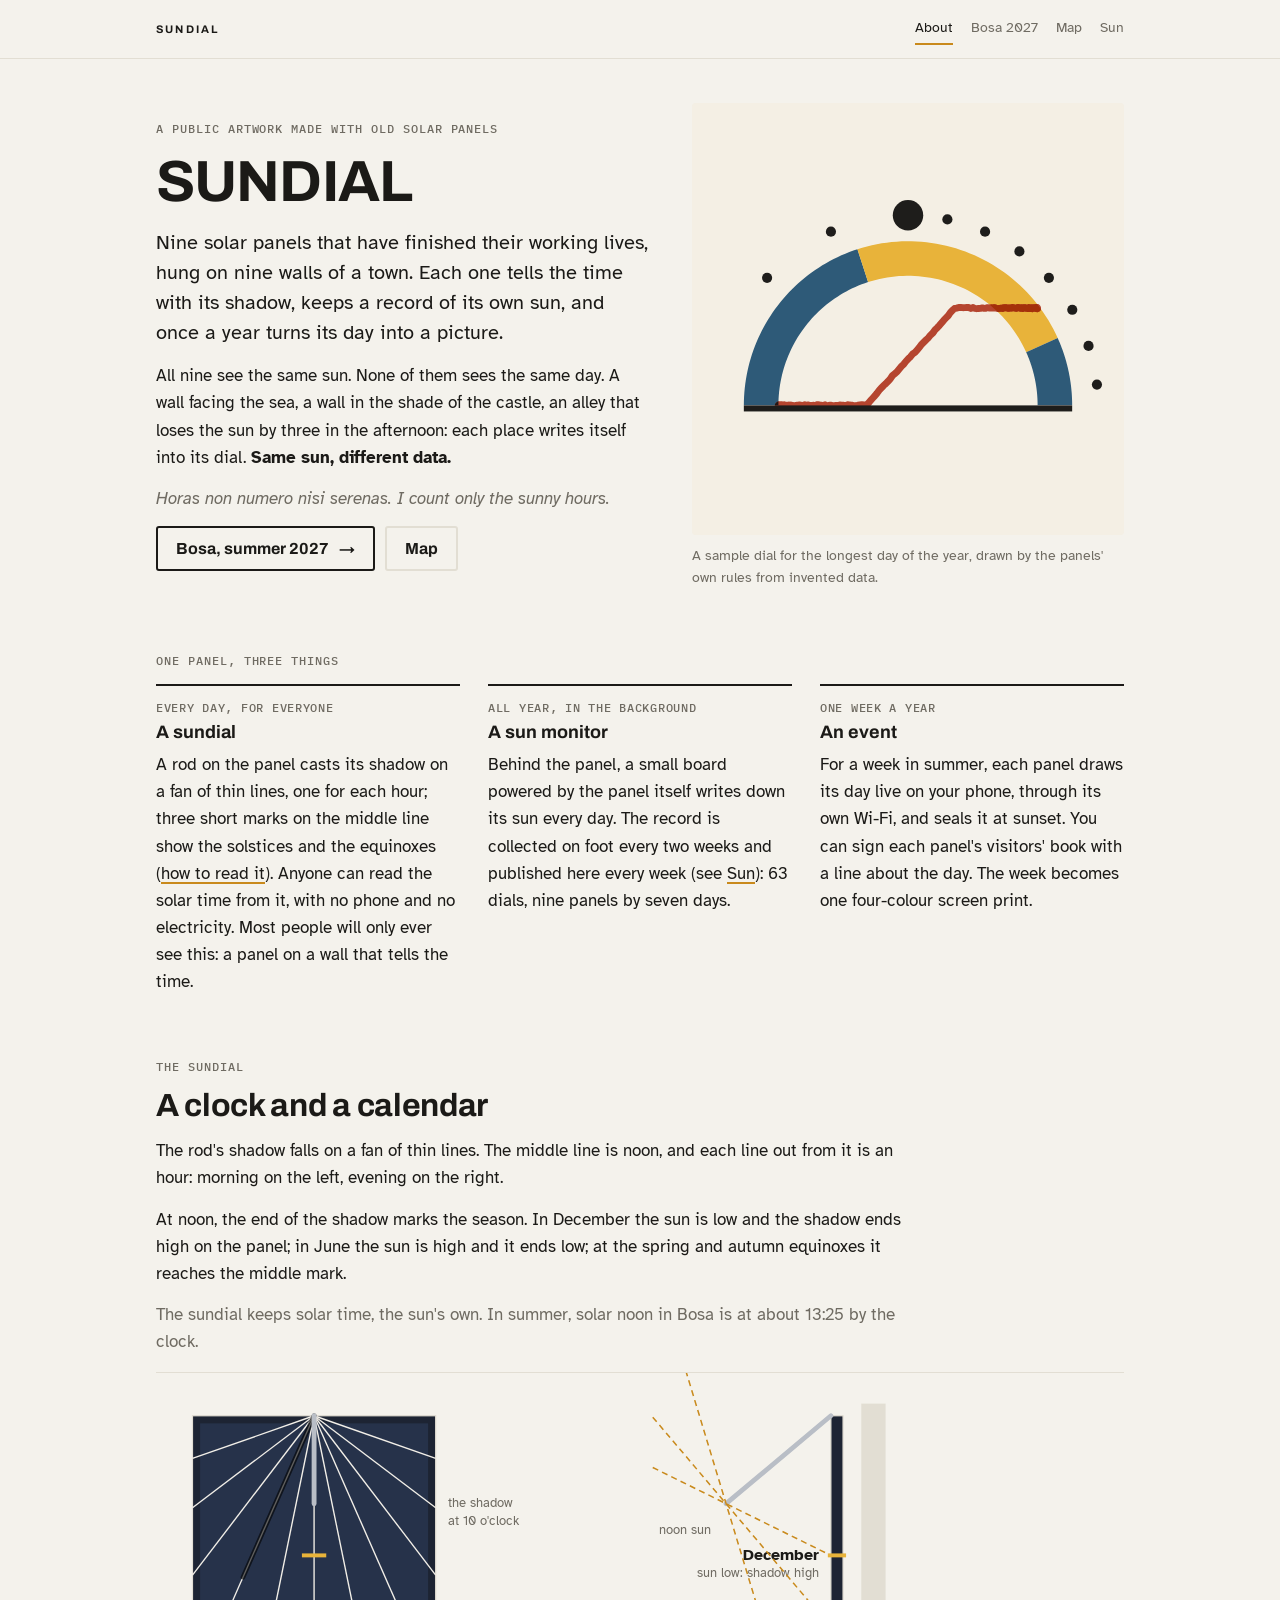
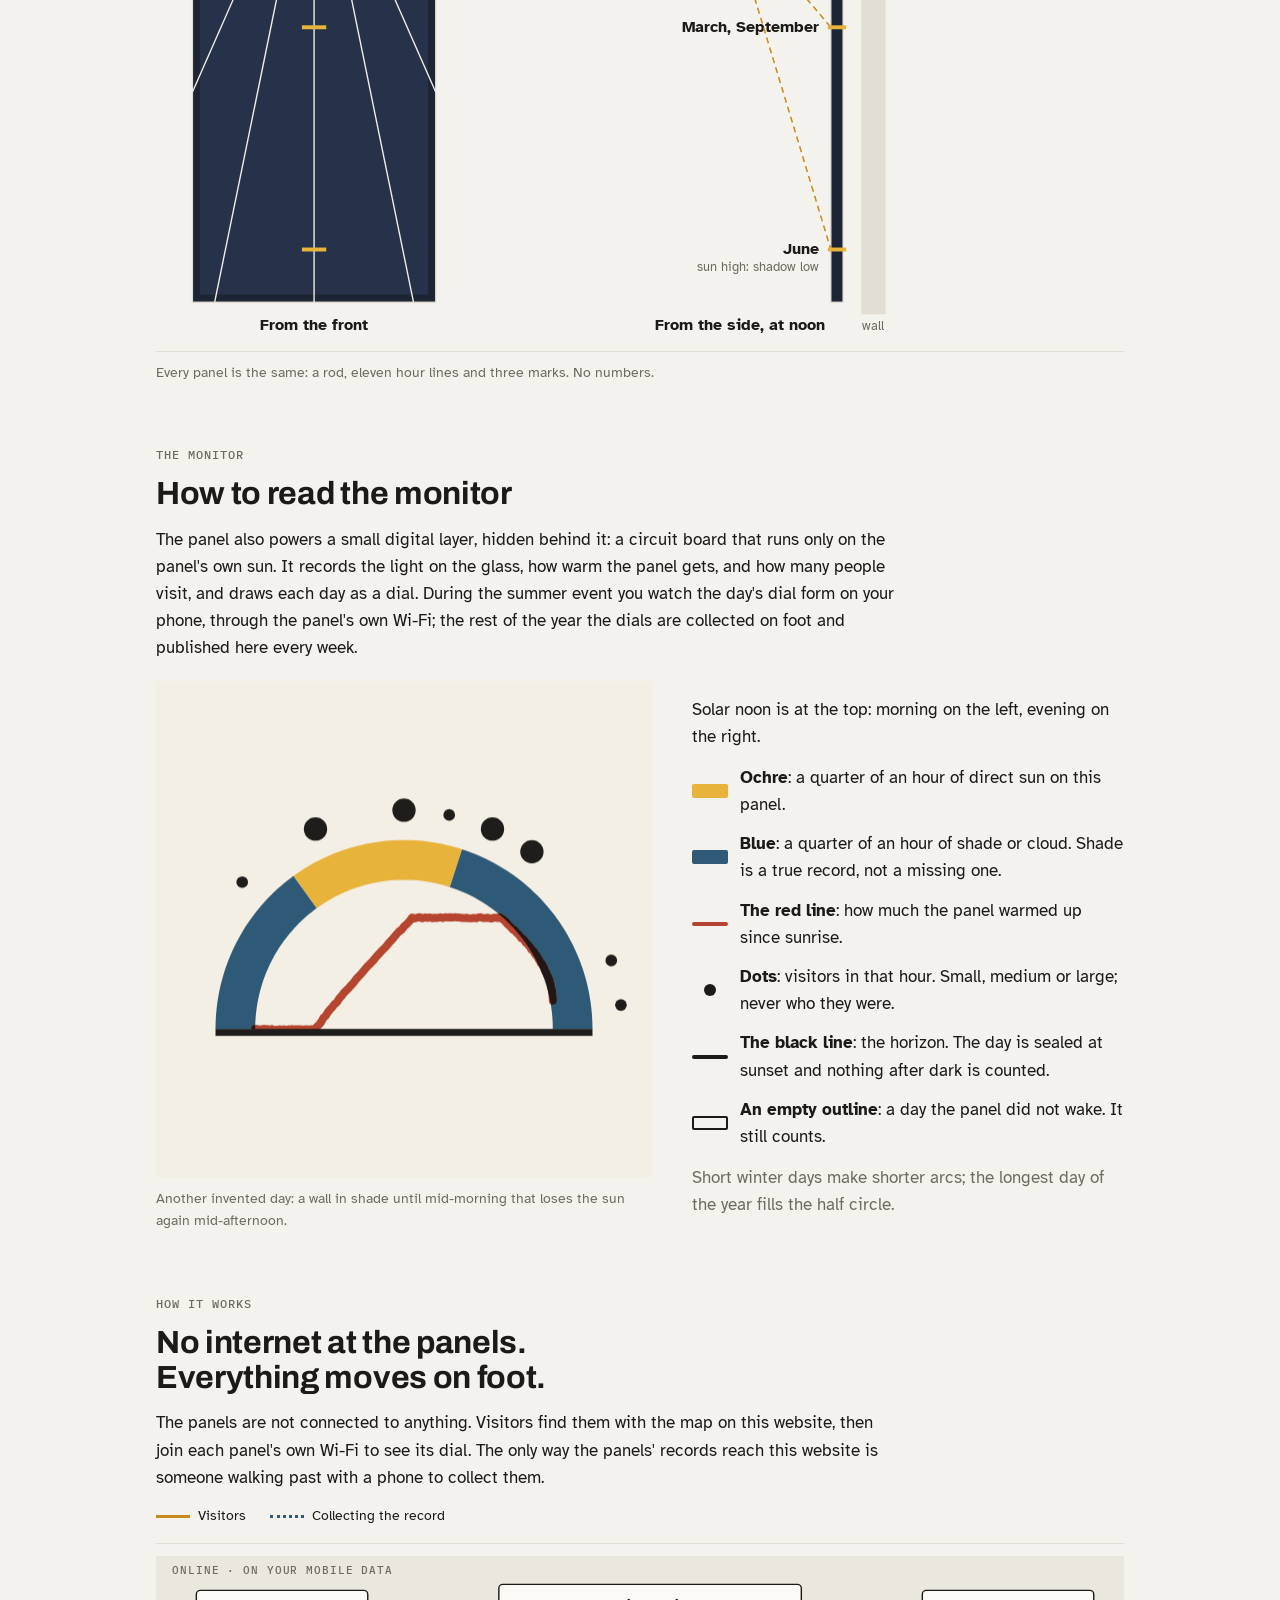
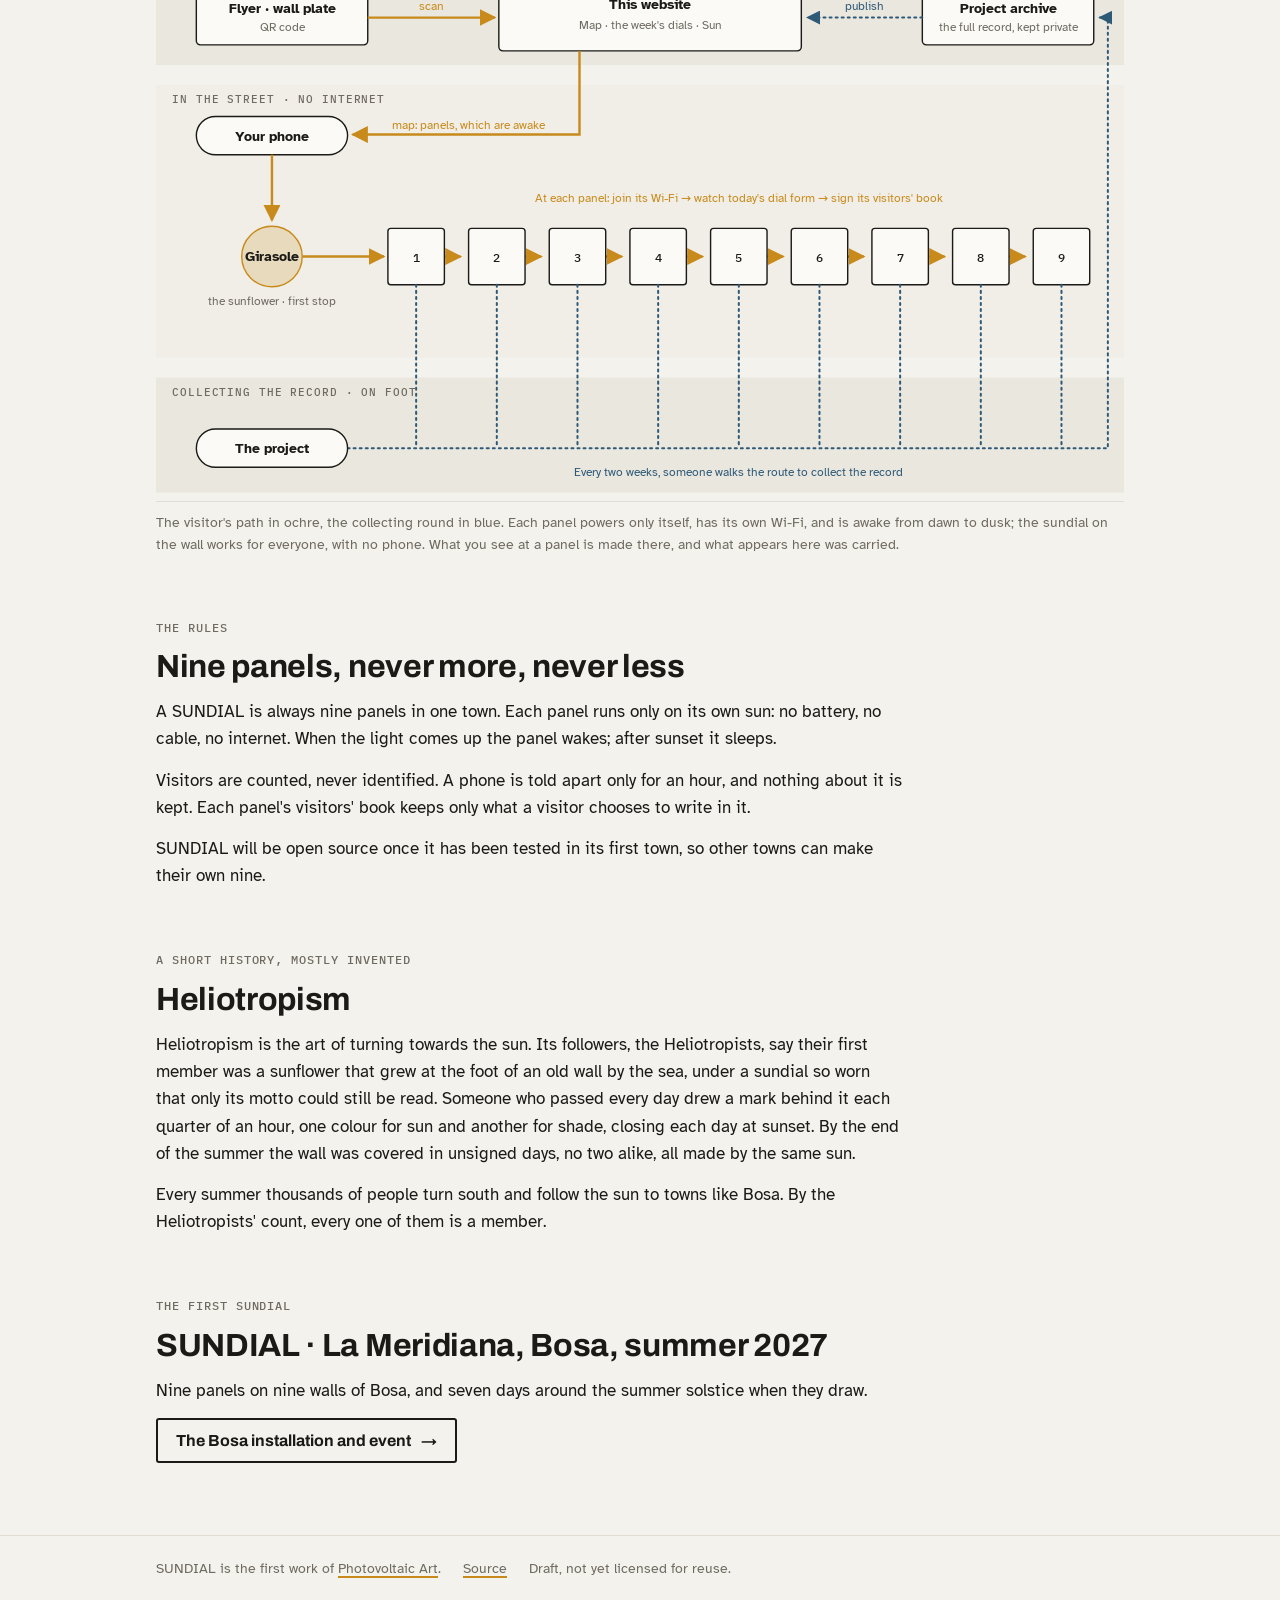
<file: docs/index.html>
<!doctype html>
<html lang="en">
<head>
<meta charset="utf-8">
<meta name="viewport" content="width=device-width, initial-scale=1, viewport-fit=cover">
<title>SUNDIAL</title>
<meta name="claude:viewport-fit-sides" content="cover">
<meta name="description" content="SUNDIAL: nine end-of-life solar panels on nine walls. Each is a sundial, records its own sun, and once a year draws its day as a picture.">
<link rel="preconnect" href="https://fonts.googleapis.com">
<link rel="stylesheet" href="https://fonts.googleapis.com/css2?family=Archivo:wght@500;700&family=Atkinson+Hyperlegible:ital,wght@0,400;0,700;1,400&family=IBM+Plex+Mono:wght@500&display=swap">
<link rel="stylesheet" href="assets/site.css?v=20261030b">
</head>
<body>
<header class="top"><div class="wrap">
  <a class="brand" href="index.html">SUNDIAL</a>
  <nav aria-label="Site">
    <a href="index.html" aria-current="page">About</a>
    <a href="bosa.html">Bosa 2027</a>
    <a href="map.html">Map</a>
    <a href="sun.html">Sun</a>
  </nav>
</div></header>

<main class="wrap">

  <section class="here" id="here" hidden aria-live="polite"></section>

  <section class="hero">
    <div class="col">
      <span class="eyebrow">A public artwork made with old solar panels</span>
      <h1>SUNDIAL</h1>
      <p class="lede">Nine solar panels that have finished their working lives, hung on nine walls of a town. Each one tells the time with its shadow, keeps a record of its own sun, and once a year turns its day into a picture.</p>
      <p>All nine see the same sun. None of them sees the same day. A wall facing the sea, a wall in the shade of the castle, an alley that loses the sun by three in the afternoon: each place writes itself into its dial. <b>Same sun, different data.</b></p>
      <p class="motto">Horas non numero nisi serenas. I count only the sunny hours.</p>
      <div class="go"><a class="cta" href="bosa.html">Bosa, summer 2027 <span aria-hidden="true">→</span></a><a class="cta quiet" href="map.html">Map</a></div>
    </div>
    <figure>
      <div class="dialbox"><canvas id="heroDial" data-day="hero" aria-label="A sample dial: an arc of ochre and blue sections over a black horizon line, with a red line rising inside it and black dots above"></canvas></div>
      <figcaption>A sample dial for the longest day of the year, drawn by the panels' own rules from invented data.</figcaption>
    </figure>
  </section>

  <section>
    <span class="eyebrow">One panel, three things</span>
    <div class="three">
      <div>
        <span class="k">Every day, for everyone</span>
        <h3>A sundial</h3>
        <p>A rod on the panel casts its shadow on a fan of thin lines, one for each hour; three short marks on the middle line show the solstices and the equinoxes (<a href="#sundial">how to read it</a>). Anyone can read the solar time from it, with no phone and no electricity. Most people will only ever see this: a panel on a wall that tells the time.</p>
      </div>
      <div>
        <span class="k">All year, in the background</span>
        <h3>A sun monitor</h3>
        <p>Behind the panel, a small board powered by the panel itself writes down its sun every day. The record is collected on foot every two weeks and published here every week (see <a href="sun.html">Sun</a>): 63 dials, nine panels by seven days.</p>
      </div>
      <div>
        <span class="k">One week a year</span>
        <h3>An event</h3>
        <p>For a week in summer, each panel draws its day live on your phone, through its own Wi-Fi, and seals it at sunset. You can sign each panel's visitors' book with a line about the day. The week becomes one four-colour screen print.</p>
      </div>
    </div>
  </section>

  <section id="sundial">
    <div class="col">
      <span class="eyebrow">The sundial</span>
      <h2>A clock and a calendar</h2>
      <p>The rod's shadow falls on a fan of thin lines. The middle line is noon, and each line out from it is an hour: morning on the left, evening on the right.</p>
      <p>At noon, the end of the shadow marks the season. In December the sun is low and the shadow ends high on the panel; in June the sun is high and it ends low; at the spring and autumn equinoxes it reaches the middle mark.</p>
      <p class="mute">The sundial keeps solar time, the sun's own. In summer, solar noon in Bosa is at about 13:25 by the clock.</p>
    </div>
    <figure style="margin:0;display:grid;gap:10px">
      <div class="scroll"><svg class="sundial-fig" width="760" height="578" viewBox="0 0 250 190" role="img" aria-label="Left: the panel from the front, with a fan of hour lines from the top centre, the rod's shadow on the 10 o'clock line, and three short marks on the middle line. Right: the panel from the side at noon: the low December sun puts the tip's shadow on the top mark, the equinox sun on the middle mark, the high June sun on the bottom mark."><rect class="sd-frame" fill="#1d2433" stroke="#c9c4b8" stroke-width=".4" x="12" y="14" width="80" height="160"/><rect class="sd-glass" fill="#26324a" x="14.5" y="16.5" width="75" height="155"/><line class="sd-line" stroke="#f2efe8" stroke-width=".45" x1="52.0" y1="14" x2="12.00" y2="28.05"/><line class="sd-line" stroke="#f2efe8" stroke-width=".45" x1="52.0" y1="14" x2="12.00" y2="44.28"/><line class="sd-line" stroke="#f2efe8" stroke-width=".45" x1="52.0" y1="14" x2="12.00" y2="66.45"/><line class="sd-line" stroke="#f2efe8" stroke-width=".45" x1="52.0" y1="14" x2="12.00" y2="104.84"/><line class="sd-line" stroke="#f2efe8" stroke-width=".45" x1="52.0" y1="14" x2="19.30" y2="174.00"/><line class="sd-line" stroke="#f2efe8" stroke-width=".45" x1="52.0" y1="14" x2="52.00" y2="174.00"/><line class="sd-line" stroke="#f2efe8" stroke-width=".45" x1="52.0" y1="14" x2="84.70" y2="174.00"/><line class="sd-line" stroke="#f2efe8" stroke-width=".45" x1="52.0" y1="14" x2="92.00" y2="104.84"/><line class="sd-line" stroke="#f2efe8" stroke-width=".45" x1="52.0" y1="14" x2="92.00" y2="66.45"/><line class="sd-line" stroke="#f2efe8" stroke-width=".45" x1="52.0" y1="14" x2="92.00" y2="44.28"/><line class="sd-line" stroke="#f2efe8" stroke-width=".45" x1="52.0" y1="14" x2="92.00" y2="28.05"/><line class="sd-shadow" stroke="#000" stroke-opacity=".6" stroke-width="1.6" stroke-linecap="round" x1="52.0" y1="14" x2="28.63" y2="67.08"/><line class="sd-mark" stroke="#e8b33a" stroke-width="1.3" x1="48.0" y1="59.93" x2="56.0" y2="59.93"/><line class="sd-mark" stroke="#e8b33a" stroke-width="1.3" x1="48.0" y1="83.58" x2="56.0" y2="83.58"/><line class="sd-mark" stroke="#e8b33a" stroke-width="1.3" x1="48.0" y1="156.68" x2="56.0" y2="156.68"/><line class="sd-gnomon" stroke="#b9bec6" stroke-width="1.6" stroke-linecap="round" x1="52.0" y1="14" x2="52.0" y2="42.93"/><text class="sd-t" font-size="5.2" font-weight="700" fill="#1b1a17" font-family="Helvetica, Arial, sans-serif" x="52.0" y="183" text-anchor="middle">From the front</text><text class="sd-m" font-size="4.4" fill="#6f6b62" font-family="Helvetica, Arial, sans-serif" x="96" y="44">the shadow</text><text class="sd-m" font-size="4.4" fill="#6f6b62" font-family="Helvetica, Arial, sans-serif" x="96" y="50">at 10 o'clock</text><rect class="sd-wall" fill="#e2ded3" x="232" y="10" width="8" height="168"/><rect class="sd-frame" fill="#1d2433" stroke="#c9c4b8" stroke-width=".4" x="222" y="14" width="4" height="160"/><line class="sd-gnomon" stroke="#b9bec6" stroke-width="1.6" stroke-linecap="round" x1="222" y1="14" x2="187.53" y2="42.93"/><line class="sd-ray" stroke="#c98a1c" stroke-width=".5" stroke-dasharray="2 1.4" x1="163.40" y1="31.02" x2="222.00" y2="59.93"/><line class="sd-mark" stroke="#e8b33a" stroke-width="1.3" x1="221" y1="59.93" x2="227" y2="59.93"/><text class="sd-t" font-size="5.2" font-weight="700" fill="#1b1a17" font-family="Helvetica, Arial, sans-serif" x="218" y="61.53" text-anchor="end">December</text><text class="sd-m" font-size="4.4" fill="#6f6b62" font-family="Helvetica, Arial, sans-serif" x="218" y="66.93" text-anchor="end">sun low: shadow high</text><line class="sd-ray" stroke="#c98a1c" stroke-width=".5" stroke-dasharray="2 1.4" x1="163.40" y1="14.47" x2="222.00" y2="83.58"/><line class="sd-mark" stroke="#e8b33a" stroke-width="1.3" x1="221" y1="83.58" x2="227" y2="83.58"/><text class="sd-t" font-size="5.2" font-weight="700" fill="#1b1a17" font-family="Helvetica, Arial, sans-serif" x="218" y="85.18" text-anchor="end">March, September</text><line class="sd-ray" stroke="#c98a1c" stroke-width=".5" stroke-dasharray="2 1.4" x1="163.40" y1="-36.70" x2="222.00" y2="156.68"/><line class="sd-mark" stroke="#e8b33a" stroke-width="1.3" x1="221" y1="156.68" x2="227" y2="156.68"/><text class="sd-t" font-size="5.2" font-weight="700" fill="#1b1a17" font-family="Helvetica, Arial, sans-serif" x="218" y="158.28" text-anchor="end">June</text><text class="sd-m" font-size="4.4" fill="#6f6b62" font-family="Helvetica, Arial, sans-serif" x="218" y="163.68" text-anchor="end">sun high: shadow low</text><text class="sd-m" font-size="4.4" fill="#6f6b62" font-family="Helvetica, Arial, sans-serif" x="182.53" y="52.93" text-anchor="end">noon sun</text><text class="sd-t" font-size="5.2" font-weight="700" fill="#1b1a17" font-family="Helvetica, Arial, sans-serif" x="192" y="183" text-anchor="middle">From the side, at noon</text><text class="sd-m" font-size="4.4" fill="#6f6b62" font-family="Helvetica, Arial, sans-serif" x="236" y="183" text-anchor="middle">wall</text></svg></div>
      <figcaption>Every panel is the same: a rod, eleven hour lines and three marks. No numbers.</figcaption>
    </figure>
  </section>

  <section class="readdial">
    <div class="col">
      <span class="eyebrow">The Monitor</span>
      <h2>How to read the monitor</h2>
      <p>The panel also powers a small digital layer, hidden behind it: a circuit board that runs only on the panel's own sun. It records the light on the glass, how warm the panel gets, and how many people visit, and draws each day as a dial. During the summer event you watch the day's dial form on your phone, through the panel's own Wi-Fi; the rest of the year the dials are collected on foot and published here every week.</p>
    </div>
    <div class="hero">
    <figure>
      <div class="dialbox"><canvas id="keyDial" data-day="key" aria-label="A second sample dial, a cloudier day with more blue sections"></canvas></div>
      <figcaption>Another invented day: a wall in shade until mid-morning that loses the sun again mid-afternoon.</figcaption>
    </figure>
    <div class="col">
      <p>Solar noon is at the top: morning on the left, evening on the right.</p>
      <ul class="key">
        <li><i class="sw o"></i><span><b>Ochre</b>: a quarter of an hour of direct sun on this panel.</span></li>
        <li><i class="sw b"></i><span><b>Blue</b>: a quarter of an hour of shade or cloud. Shade is a true record, not a missing one.</span></li>
        <li><i class="sw r"></i><span><b>The red line</b>: how much the panel warmed up since sunrise.</span></li>
        <li><i class="sw d"></i><span><b>Dots</b>: visitors in that hour. Small, medium or large; never who they were.</span></li>
        <li><i class="sw k"></i><span><b>The black line</b>: the horizon. The day is sealed at sunset and nothing after dark is counted.</span></li>
        <li><i class="sw x"></i><span><b>An empty outline</b>: a day the panel did not wake. It still counts.</span></li>
      </ul>
      <p class="mute">Short winter days make shorter arcs; the longest day of the year fills the half circle.</p>
    </div>
  </div>
  </section>

  <section>
    <div class="col">
      <span class="eyebrow">How it works</span>
      <h2>No internet at the panels. Everything moves on foot.</h2>
      <p>The panels are not connected to anything. Visitors find them with the map on this website, then join each panel's own Wi-Fi to see its dial. The only way the panels' records reach this website is someone walking past with a phone to collect them.</p>
      <div class="lines"><span><i></i>Visitors</span><span><i class="a"></i>Collecting the record</span></div>
    </div>
    <figure style="margin:0;display:grid;gap:10px">
      <div class="scroll">
      <svg class="diagram" viewBox="0 0 960 552" role="img" aria-label="Visitors scan a QR code, open the map on this website, then walk from the sunflower stop through nine panels, joining each panel's Wi-Fi to see its dial and sign its visitors' book. The project walks the same panels to collect their records, which are published on this website.">
        <defs>
          <marker id="hv" viewBox="0 0 10 10" refX="9" refY="5" markerWidth="7" markerHeight="7" orient="auto-start-reverse"><path class="hv" d="M0 0L10 5L0 10z"/></marker>
          <marker id="ha" viewBox="0 0 10 10" refX="9" refY="5" markerWidth="7" markerHeight="7" orient="auto-start-reverse"><path class="ha" d="M0 0L10 5L0 10z"/></marker>
        </defs>
        <rect class="bandbg" x="0" y="12" width="960" height="108"/>
        <text class="bandlab" x="16" y="30">ONLINE · ON YOUR MOBILE DATA</text>
        <rect class="bandbg" x="0" y="140" width="960" height="270" style="opacity:.25"/>
        <text class="bandlab" x="16" y="158">IN THE STREET · NO INTERNET</text>
        <rect class="bandbg" x="0" y="430" width="960" height="114"/>
        <text class="bandlab" x="16" y="448">COLLECTING THE RECORD · ON FOOT</text>

        <rect class="box" x="40" y="46" width="170" height="54" rx="4"/>
        <text class="t" x="125" y="68" text-anchor="middle">Flyer · wall plate</text>
        <text class="s" x="125" y="86" text-anchor="middle">QR code</text>
        <rect class="box" x="340" y="40" width="300" height="66" rx="4"/>
        <text class="t" x="490" y="64" text-anchor="middle">This website</text>
        <text class="s" x="490" y="84" text-anchor="middle">Map · the week's dials · Sun</text>
        <rect class="box" x="760" y="46" width="170" height="54" rx="4"/>
        <text class="t" x="845" y="68" text-anchor="middle">Project archive</text>
        <text class="s" x="845" y="86" text-anchor="middle">the full record, kept private</text>

        <path class="vis" d="M210 73 H336" marker-end="url(#hv)"/>
        <text class="tv" x="273" y="65" text-anchor="middle">scan</text>
        <path class="adm" d="M760 73 H646" marker-end="url(#ha)"/>
        <text class="ta" x="703" y="65" text-anchor="middle">publish</text>

        <path class="vis" d="M420 106 V189 H195" marker-end="url(#hv)"/>
        <text class="tv" x="310" y="183" text-anchor="middle">map: panels, which are awake</text>
        <rect class="box" x="40" y="171" width="150" height="38" rx="19"/>
        <text class="t" x="115" y="195" text-anchor="middle">Your phone</text>

        <path class="vis" d="M115 209 V274" marker-end="url(#hv)"/>
        <circle class="sun" cx="115" cy="310" r="30"/>
        <text class="t" x="115" y="314" text-anchor="middle">Girasole</text>
        <text class="s" x="115" y="358" text-anchor="middle">the sunflower · first stop</text>

        <text class="tv" x="578" y="256" text-anchor="middle">At each panel: join its Wi-Fi → watch today's dial form → sign its visitors' book</text>
        <path class="vis" d="M145 310 H226" marker-end="url(#hv)"/>
        <g class="vis">
          <path d="M286 310 H302" marker-end="url(#hv)"/><path d="M366 310 H382" marker-end="url(#hv)"/>
          <path d="M446 310 H462" marker-end="url(#hv)"/><path d="M526 310 H542" marker-end="url(#hv)"/>
          <path d="M606 310 H622" marker-end="url(#hv)"/><path d="M686 310 H702" marker-end="url(#hv)"/>
          <path d="M766 310 H782" marker-end="url(#hv)"/><path d="M846 310 H862" marker-end="url(#hv)"/>
        </g>
        <g>
          <rect class="box" x="230" y="282" width="56" height="56" rx="3"/><text class="m" x="258" y="315" text-anchor="middle">1</text>
          <rect class="box" x="310" y="282" width="56" height="56" rx="3"/><text class="m" x="338" y="315" text-anchor="middle">2</text>
          <rect class="box" x="390" y="282" width="56" height="56" rx="3"/><text class="m" x="418" y="315" text-anchor="middle">3</text>
          <rect class="box" x="470" y="282" width="56" height="56" rx="3"/><text class="m" x="498" y="315" text-anchor="middle">4</text>
          <rect class="box" x="550" y="282" width="56" height="56" rx="3"/><text class="m" x="578" y="315" text-anchor="middle">5</text>
          <rect class="box" x="630" y="282" width="56" height="56" rx="3"/><text class="m" x="658" y="315" text-anchor="middle">6</text>
          <rect class="box" x="710" y="282" width="56" height="56" rx="3"/><text class="m" x="738" y="315" text-anchor="middle">7</text>
          <rect class="box" x="790" y="282" width="56" height="56" rx="3"/><text class="m" x="818" y="315" text-anchor="middle">8</text>
          <rect class="box" x="870" y="282" width="56" height="56" rx="3"/><text class="m" x="898" y="315" text-anchor="middle">9</text>
        </g>

        <g class="adm">
          <path d="M258 338 V500"/><path d="M338 338 V500"/><path d="M418 338 V500"/>
          <path d="M498 338 V500"/><path d="M578 338 V500"/><path d="M658 338 V500"/>
          <path d="M738 338 V500"/><path d="M818 338 V500"/><path d="M898 338 V500"/>
          <path d="M190 500 H944 V73 H936" marker-end="url(#ha)"/>
        </g>
        <rect class="box" x="40" y="481" width="150" height="38" rx="19"/>
        <text class="t" x="115" y="505" text-anchor="middle">The project</text>
        <text class="ta" x="578" y="528" text-anchor="middle">Every two weeks, someone walks the route to collect the record</text>
      </svg>
      </div>
      <figcaption>The visitor's path in ochre, the collecting round in blue. Each panel powers only itself, has its own Wi-Fi, and is awake from dawn to dusk; the sundial on the wall works for everyone, with no phone. What you see at a panel is made there, and what appears here was carried.</figcaption>
    </figure>
  </section>

  <section class="col">
    <span class="eyebrow">The rules</span>
    <h2>Nine panels, never more, never less</h2>
    <p>A SUNDIAL is always nine panels in one town. Each panel runs only on its own sun: no battery, no cable, no internet. When the light comes up the panel wakes; after sunset it sleeps.</p>
    <p>Visitors are counted, never identified. A phone is told apart only for an hour, and nothing about it is kept. Each panel's visitors' book keeps only what a visitor chooses to write in it.</p>
    <p>SUNDIAL will be open source once it has been tested in its first town, so other towns can make their own nine.</p>
  </section>

  <section class="col">
    <span class="eyebrow">A short history, mostly invented</span>
    <h2>Heliotropism</h2>
    <p>Heliotropism is the art of turning towards the sun. Its followers, the Heliotropists, say their first member was a sunflower that grew at the foot of an old wall by the sea, under a sundial so worn that only its motto could still be read. Someone who passed every day drew a mark behind it each quarter of an hour, one colour for sun and another for shade, closing each day at sunset. By the end of the summer the wall was covered in unsigned days, no two alike, all made by the same sun.</p>
    <p>Every summer thousands of people turn south and follow the sun to towns like Bosa. By the Heliotropists' count, every one of them is a member.</p>
  </section>

  <section class="col">
    <span class="eyebrow">The first SUNDIAL</span>
    <h2>SUNDIAL · La Meridiana, Bosa, summer 2027</h2>
    <p>Nine panels on nine walls of Bosa, and seven days around the summer solstice when they draw.</p>
    <a class="cta" href="bosa.html">The Bosa installation and event <span aria-hidden="true">→</span></a>
  </section>
</main>

<footer><div class="wrap">
  <span>SUNDIAL is the first work of <a href="https://photovoltaic-art.github.io/PVA/">Photovoltaic Art</a>.</span>
  <a href="https://github.com/photovoltaic-art/SUNDIAL">Source</a>
  <span>Draft, not yet licensed for reuse.</span>
</div></footer>

<script src="assets/dial.js?v=20261030"></script>
<script>
  const hero = document.getElementById('heroDial'); hero.__day = sampleDay('2027-06-21', 5); draw(hero, hero.__day);
  const key = document.getElementById('keyDial'); key.__day = sampleDay('2027-06-23', 4); draw(key, key.__day);

  /* From a wall plate's QR code (?p=4): which panel the visitor stands at, and where we are in the event year. */
  (function () {
    const ev = eventState();
    const p = +new URLSearchParams(location.search).get('p');
    const here = document.getElementById('here');
    const wifi = n => 'panel-' + String(n).padStart(2, '0');
    if (p >= 1 && p <= 9) {
      const during = ev.phase === 'during';
      here.innerHTML = `<span class="eyebrow">You are here</span>
        <h2>Panel ${p}</h2>
        <p>Read the solar time from its shadow: the middle line is noon, and each line out from it is an hour.</p>
        ${during
          ? `<p><b>${ev.line}.</b> Join the Wi-Fi <b class="num">${wifi(p)}</b> and today's dial opens by itself. Stay connected, even if your phone says there is no internet.</p>`
          : ev.phase === 'before'
            ? `<p>For one week in summer ${EVENT.start.slice(0, 4)} it will draw its day live on your phone, through its own Wi-Fi, <b class="num">${wifi(p)}</b>. The rest of the year it records its sun for the Sun page.</p>`
            : `<p>For one week each summer it draws its day live on visitors' phones. The rest of the year it records its sun, published every week on this website, and its Wi-Fi, <b class="num">${wifi(p)}</b>, shows the archive of past events.</p>`}
        <div class="go"><a class="cta" href="map.html">Map <span aria-hidden="true">→</span></a>
          <a class="cta quiet" href="${during ? 'bosa.html' : ev.phase === 'after' ? 'sun.html' : 'bosa.html'}">${ev.phase === 'after' ? 'Sun' : 'Bosa 2027'}</a></div>
        <p class="mute">Below: what SUNDIAL is.</p>`;
      here.hidden = false;
    }
  })();
</script>
</body>
</html>
</file>
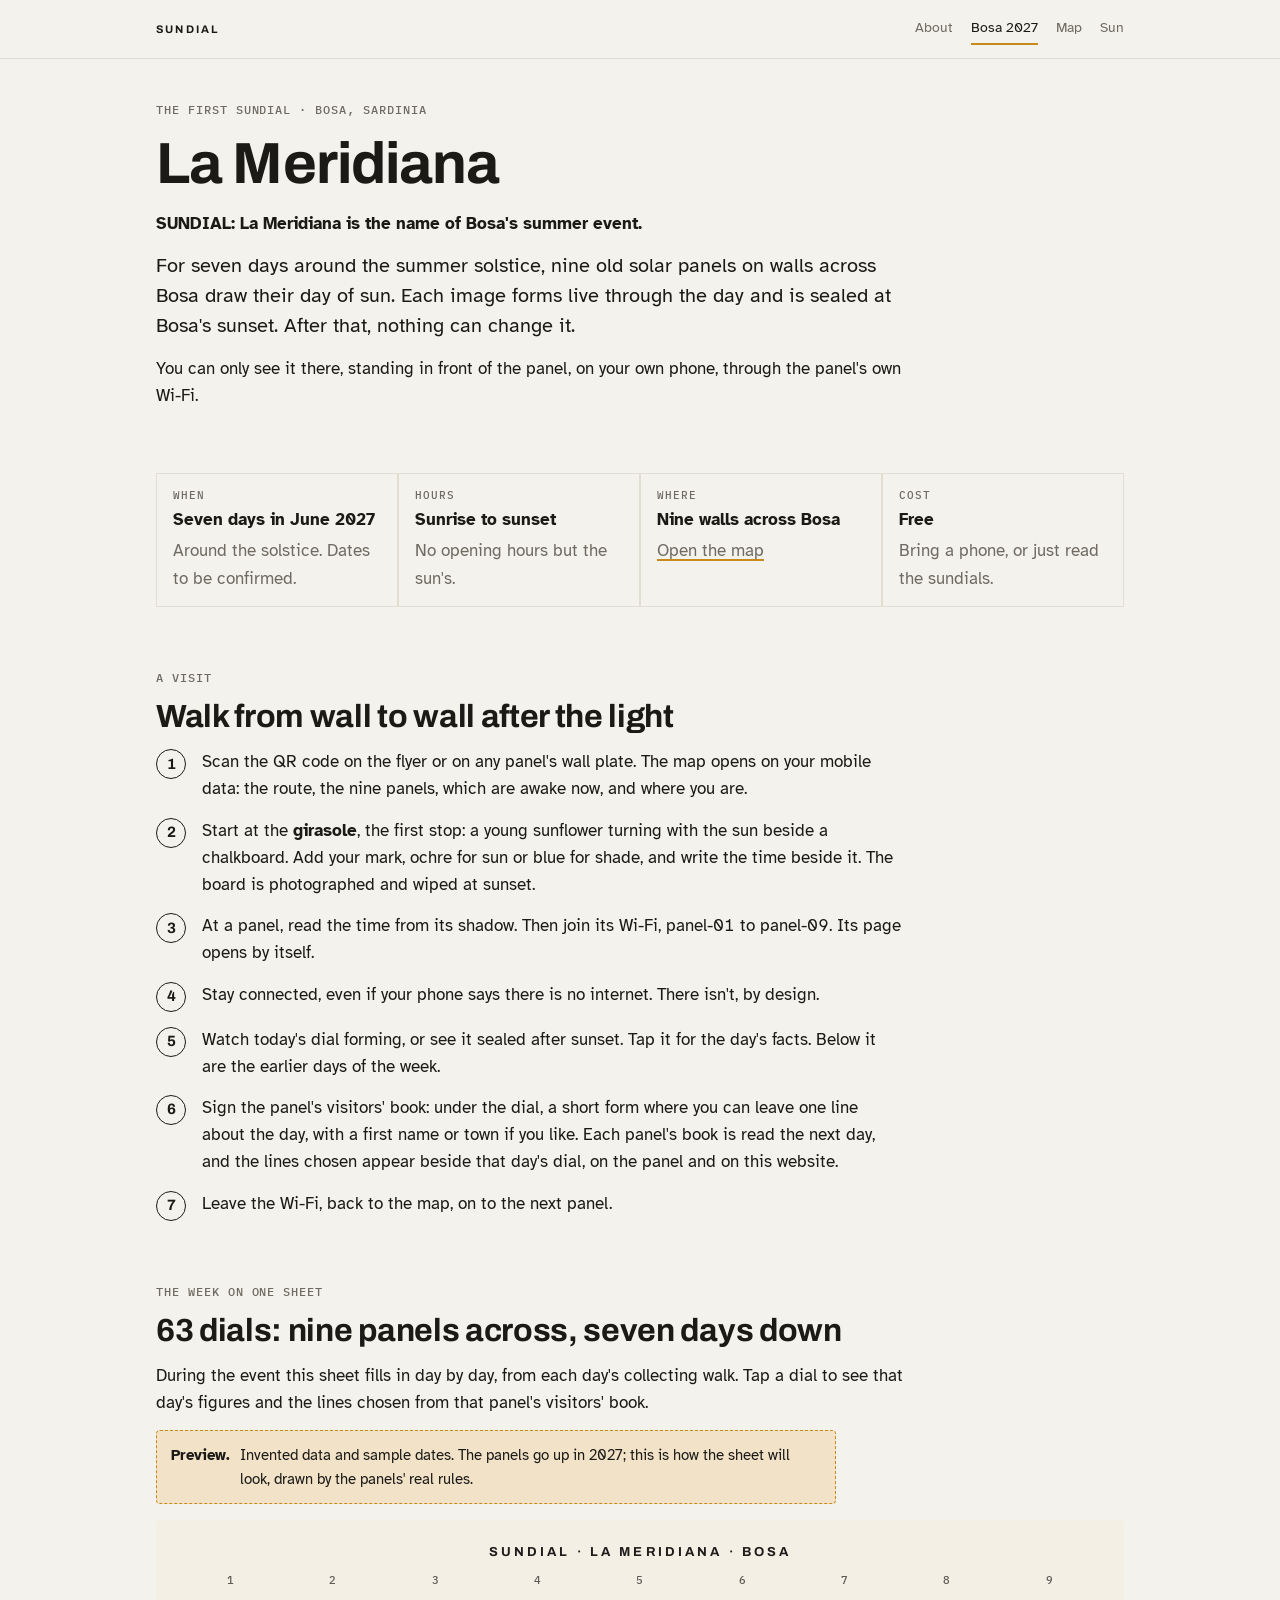
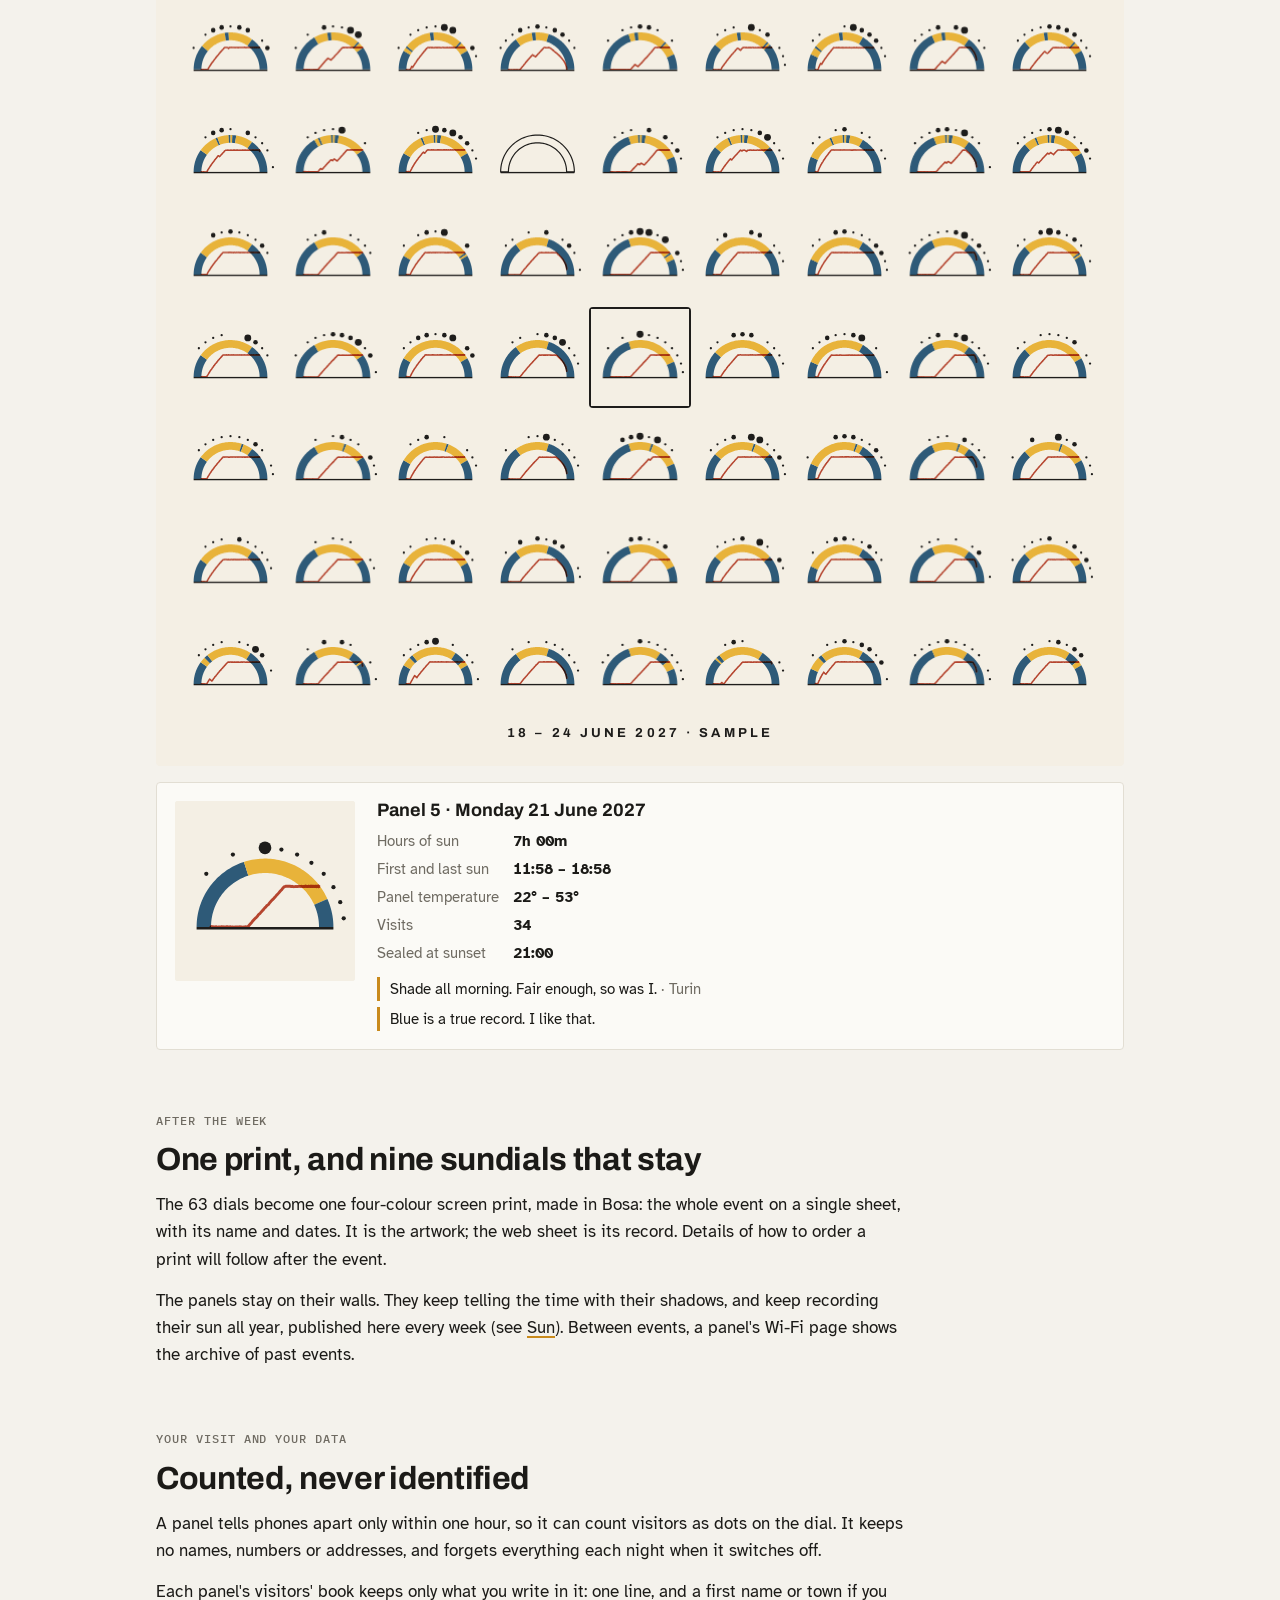
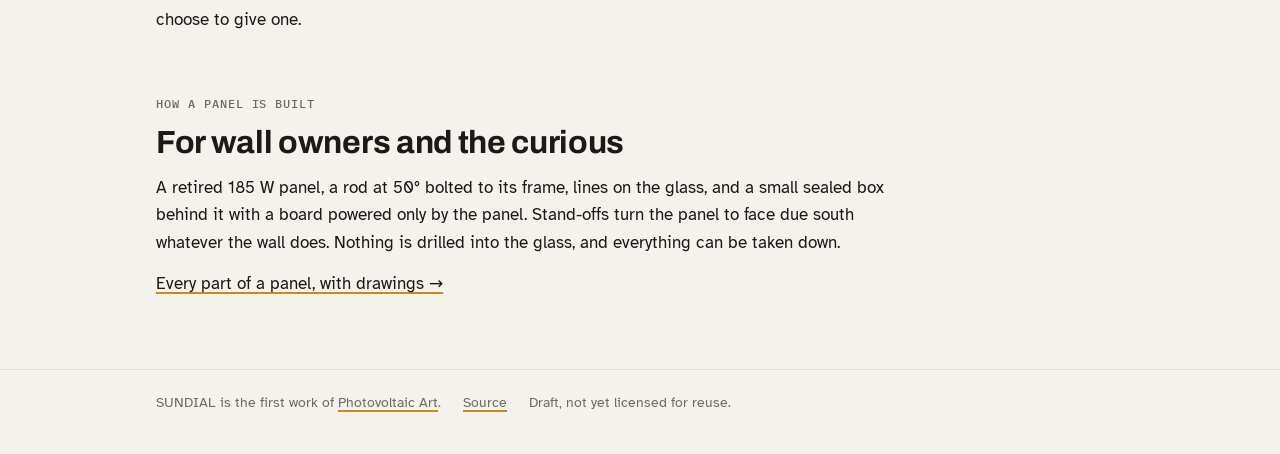
<file: docs/bosa.html>
<!doctype html>
<html lang="en">
<head>
<meta charset="utf-8">
<meta name="viewport" content="width=device-width, initial-scale=1, viewport-fit=cover">
<title>SUNDIAL · La Meridiana</title>
<meta name="claude:viewport-fit-sides" content="cover">
<meta name="description" content="SUNDIAL · La Meridiana: nine solar panels on nine walls of Bosa, drawing seven days of sun around the summer solstice 2027.">
<link rel="preconnect" href="https://fonts.googleapis.com">
<link rel="stylesheet" href="https://fonts.googleapis.com/css2?family=Archivo:wght@500;700&family=Atkinson+Hyperlegible:ital,wght@0,400;0,700;1,400&family=IBM+Plex+Mono:wght@500&display=swap">
<link rel="stylesheet" href="assets/site.css?v=20261030b">
</head>
<body>
<header class="top"><div class="wrap">
  <a class="brand" href="index.html">SUNDIAL</a>
  <nav aria-label="Site">
    <a href="index.html">About</a>
    <a href="bosa.html" aria-current="page">Bosa 2027</a>
    <a href="map.html">Map</a>
    <a href="sun.html">Sun</a>
  </nav>
</div></header>

<main class="wrap">

  <section class="col">
    <span class="eyebrow">The first SUNDIAL · Bosa, Sardinia</span>
    <h1>La Meridiana</h1>
    <p><b>SUNDIAL: La Meridiana is the name of Bosa's summer event.</b></p>
    <p class="lede">For seven days around the summer solstice, nine old solar panels on walls across Bosa draw their day of sun. Each image forms live through the day and is sealed at Bosa's sunset. After that, nothing can change it.</p>
    <p>You can only see it there, standing in front of the panel, on your own phone, through the panel's own Wi-Fi.</p>
  </section>

  <section>
    <div class="facts">
      <div><span class="k">When</span><b>Seven days in June 2027</b><span class="mute">Around the solstice. Dates to be confirmed.</span></div>
      <div><span class="k">Hours</span><b>Sunrise to sunset</b><span class="mute">No opening hours but the sun's.</span></div>
      <div><span class="k">Where</span><b>Nine walls across Bosa</b><span class="mute"><a href="map.html">Open the map</a></span></div>
      <div><span class="k">Cost</span><b>Free</b><span class="mute">Bring a phone, or just read the sundials.</span></div>
    </div>
  </section>

  <section class="col">
    <span class="eyebrow">A visit</span>
    <h2>Walk from wall to wall after the light</h2>
    <ol class="steps">
      <li><span>Scan the QR code on the flyer or on any panel's wall plate. The map opens on your mobile data: the route, the nine panels, which are awake now, and where you are.</span></li>
      <li><span>Start at the <b>girasole</b>, the first stop: a young sunflower turning with the sun beside a chalkboard. Add your mark, ochre for sun or blue for shade, and write the time beside it. The board is photographed and wiped at sunset.</span></li>
      <li><span>At a panel, read the time from its shadow. Then join its Wi-Fi, <span class="num">panel-01</span> to <span class="num">panel-09</span>. Its page opens by itself.</span></li>
      <li><span>Stay connected, even if your phone says there is no internet. There isn't, by design.</span></li>
      <li><span>Watch today's dial forming, or see it sealed after sunset. Tap it for the day's facts. Below it are the earlier days of the week.</span></li>
      <li><span>Sign the panel's visitors' book: under the dial, a short form where you can leave one line about the day, with a first name or town if you like. Each panel's book is read the next day, and the lines chosen appear beside that day's dial, on the panel and on this website.</span></li>
      <li><span>Leave the Wi-Fi, back to the map, on to the next panel.</span></li>
    </ol>
  </section>

  <section>
    <div class="col">
      <span class="eyebrow">The week on one sheet</span>
      <h2>63 dials: nine panels across, seven days down</h2>
      <p>During the event this sheet fills in day by day, from each day's collecting walk. Tap a dial to see that day's figures and the lines chosen from that panel's visitors' book.</p>
      <div class="preview" role="note"><b>Preview.</b><span>Invented data and sample dates. The panels go up in 2027; this is how the sheet will look, drawn by the panels' real rules.</span></div>
    </div>
    <div class="sheet" aria-label="Sample sheet of 63 dials">
      <div class="head">SUNDIAL · La Meridiana · Bosa</div>
      <div class="axislab" aria-hidden="true"><span>1</span><span>2</span><span>3</span><span>4</span><span>5</span><span>6</span><span>7</span><span>8</span><span>9</span></div>
      <div class="grid" id="sheet"></div>
      <div class="foot">18 – 24 June 2027 · sample</div>
    </div>
    <div class="detail" id="detail" aria-live="polite"></div>
  </section>

  <section class="col">
    <span class="eyebrow">After the week</span>
    <h2>One print, and nine sundials that stay</h2>
    <p>The 63 dials become one four-colour screen print, made in Bosa: the whole event on a single sheet, with its name and dates. It is the artwork; the web sheet is its record. Details of how to order a print will follow after the event.</p>
    <p>The panels stay on their walls. They keep telling the time with their shadows, and keep recording their sun all year, published here every week (see <a href="sun.html">Sun</a>). Between events, a panel's Wi-Fi page shows the archive of past events.</p>
  </section>

  <section class="col">
    <span class="eyebrow">Your visit and your data</span>
    <h2>Counted, never identified</h2>
    <p>A panel tells phones apart only within one hour, so it can count visitors as dots on the dial. It keeps no names, numbers or addresses, and forgets everything each night when it switches off.</p>
    <p>Each panel's visitors' book keeps only what you write in it: one line, and a first name or town if you choose to give one.</p>
  </section>

  <section class="col">
    <span class="eyebrow">How a panel is built</span>
    <h2>For wall owners and the curious</h2>
    <p>A retired 185 W panel, a rod at 50° bolted to its frame, lines on the glass, and a small sealed box behind it with a board powered only by the panel. Stand-offs turn the panel to face due south whatever the wall does. Nothing is drilled into the glass, and everything can be taken down.</p>
    <p><a href="https://github.com/photovoltaic-art/SUNDIAL/blob/main/hardware/GNOMON.md">Every part of a panel, with drawings →</a></p>
</section>
</main>

<footer><div class="wrap">
  <span>SUNDIAL is the first work of <a href="https://photovoltaic-art.github.io/PVA/">Photovoltaic Art</a>.</span>
  <a href="https://github.com/photovoltaic-art/SUNDIAL">Source</a>
  <span>Draft, not yet licensed for reuse.</span>
</div></footer>

<script src="assets/dial.js?v=20261030"></script>
<script>
  // INVENTED sample book lines, for the preview only
  const LINES = [
    ['Came back at noon to watch the ochre fill in.', 'Giulia'],
    ['Our wall at home loses the sun by three as well.', 'Cagliari'],
    ['The sundial and my phone agree. Almost.', ''],
    ['My daughter drew a sun on the girasole board first.', 'Marta'],
    ['Shade all morning. Fair enough, so was I.', 'Turin'],
    ['Blue is a true record. I like that.', ''],
    ['Sat here until it sealed.', 'Pietro'],
  ];
  const detail = document.getElementById('detail');
  function show({ d, p, day }) {
    const f = figures(day), r = rng(hash('book' + d + p)), n = Math.floor(r() * 3);
    const picks = Array.from({ length: n }, () => LINES[Math.floor(r() * LINES.length)]).filter((x, i, a) => a.indexOf(x) === i);
    detail.innerHTML = `<div class="dialbox"><canvas></canvas></div><div>
      <h3>Panel ${p} · ${longDate(d)}</h3>
      ${f ? `<dl>
        <dt>Hours of sun</dt><dd>${hm(f.hours * 3600)}</dd>
        <dt>First and last sun</dt><dd>${f.first} – ${f.last}</dd>
        <dt>Panel temperature</dt><dd>${f.tmin.toFixed(0)}° – ${f.tmax.toFixed(0)}°</dd>
        <dt>Visits</dt><dd>${f.visits || '–'}</dd>
        <dt>Sealed at sunset</dt><dd>${hhmm(day.set)}</dd></dl>`
      : `<p>The panel did not wake this day. Its dial is the outline of what could have been.</p>`}
      ${f && picks.length ? `<ul class="book">${picks.map(([t, w]) => `<li>${t}${w ? ` <cite>· ${w}</cite>` : ''}</li>`).join('')}</ul>` : ''}
    </div>`;
    const cv = detail.querySelector('canvas'); cv.dataset.day = d; cv.__day = day;
    requestAnimationFrame(() => draw(cv, day));
  }
  const all = buildSheet(document.getElementById('sheet'), '2027-06-18', { visitors: 'event' }, show);
  const first = all.find(x => x.d === '2027-06-21' && x.p === 5);
  first.b.setAttribute('aria-pressed', 'true'); show(first);
</script>
</body>
</html>
</file>
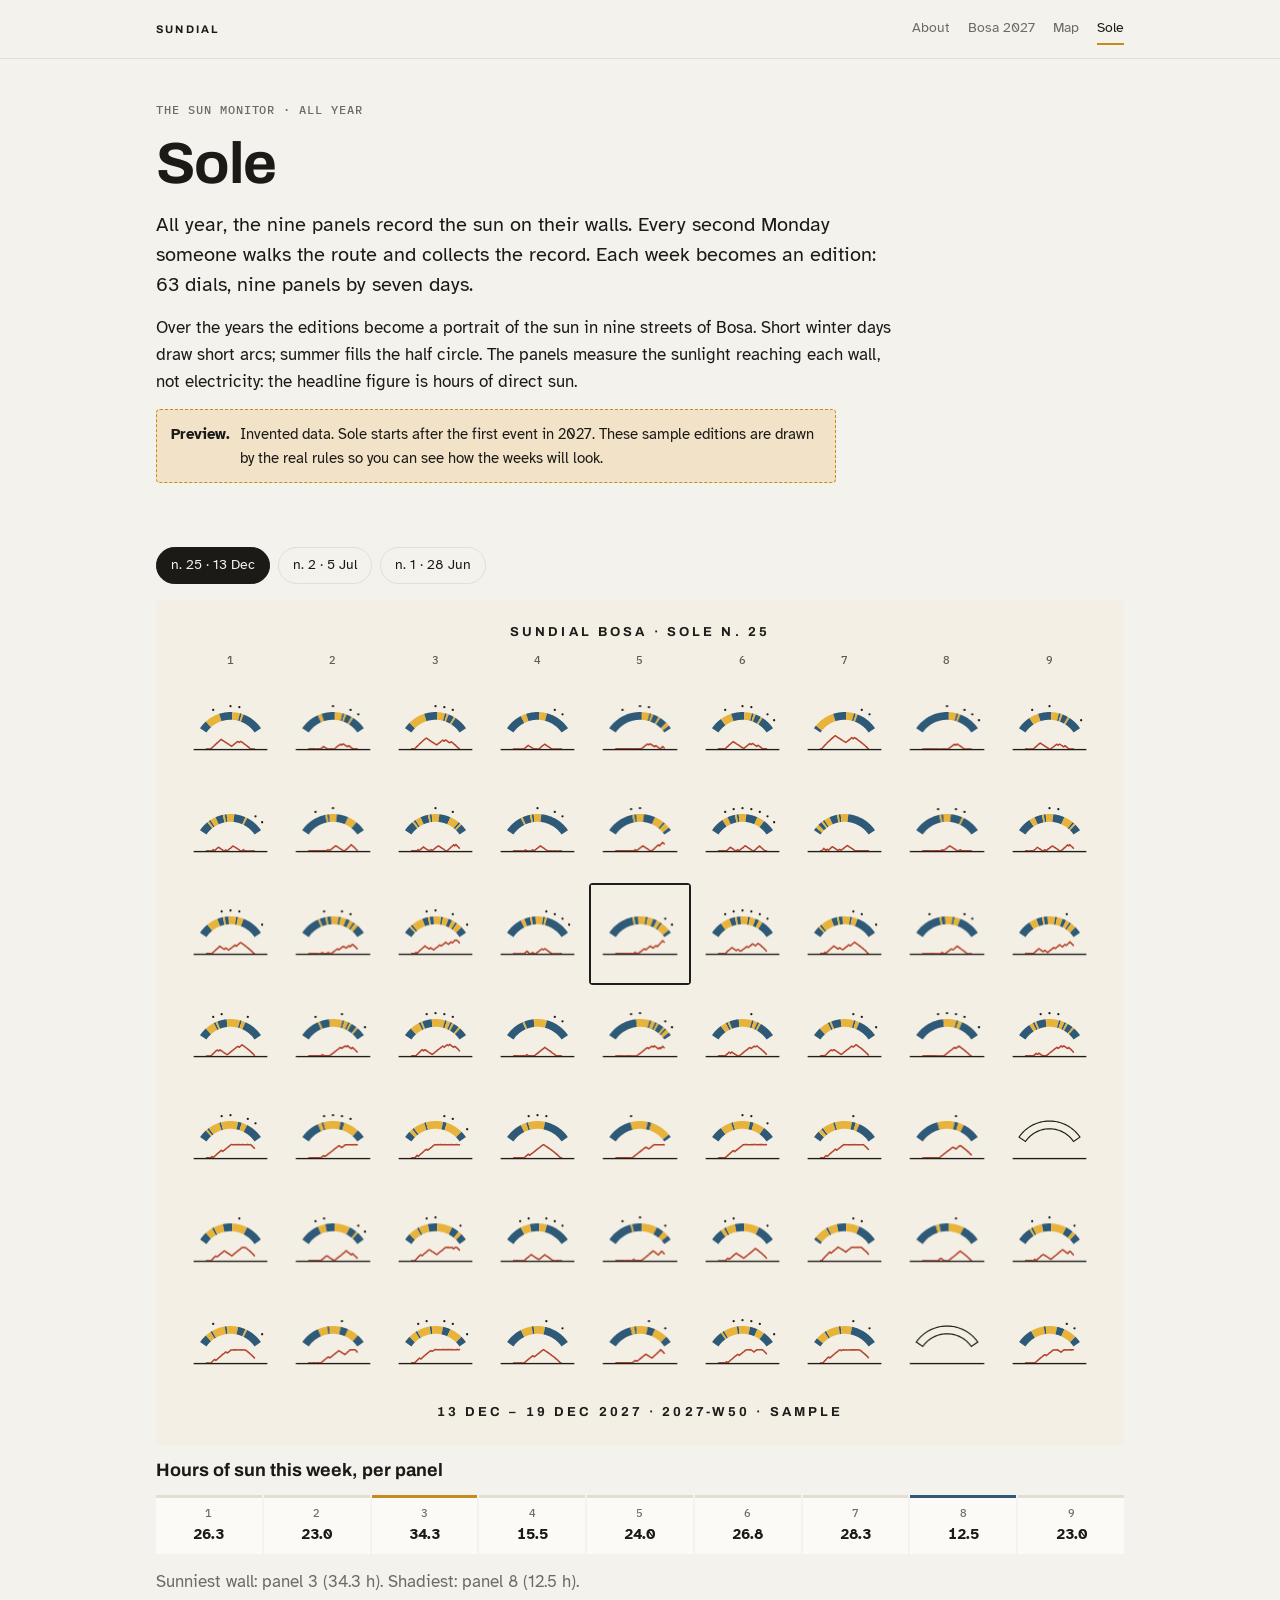
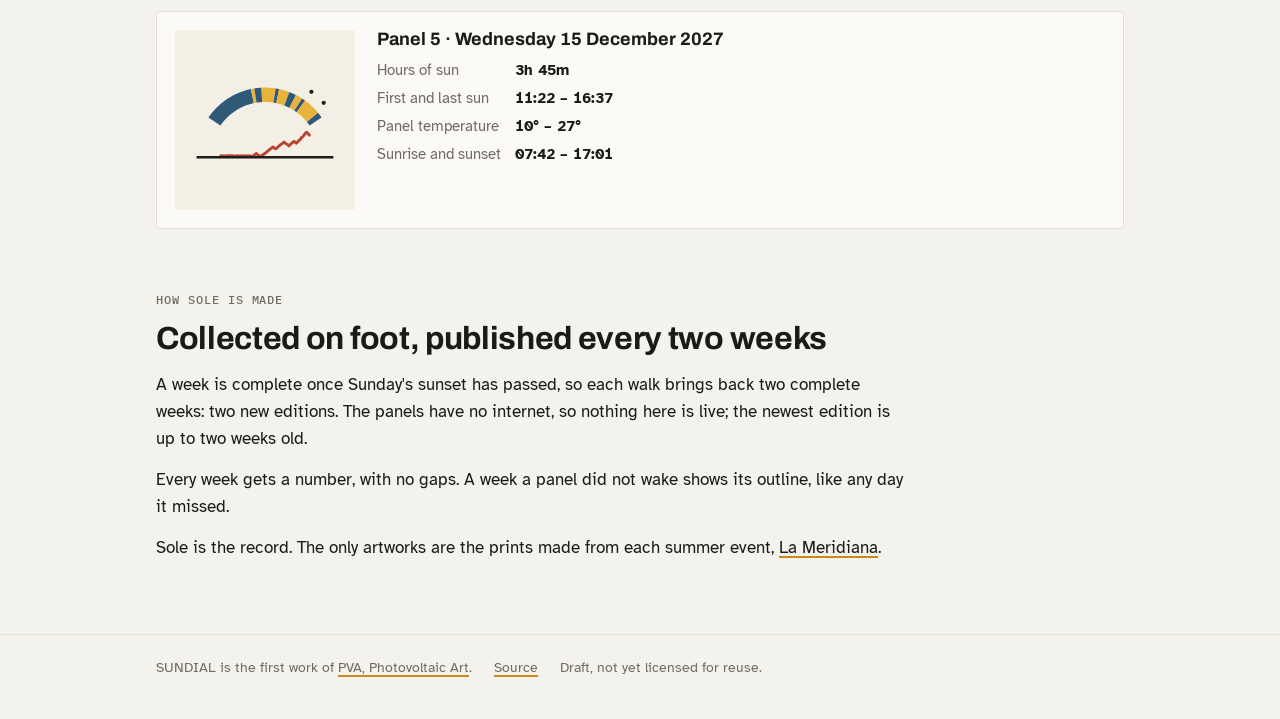
<file: docs/sole.html>
<!doctype html>
<html lang="en">
<head>
<meta charset="utf-8">
<meta name="viewport" content="width=device-width, initial-scale=1, viewport-fit=cover">
<title>SUNDIAL Bosa · Sole</title>
<meta name="claude:viewport-fit-sides" content="cover">
<meta name="description" content="Sole: the sun on nine walls of Bosa, all year, published weekly as 63 dials.">
<link rel="preconnect" href="https://fonts.googleapis.com">
<link rel="stylesheet" href="https://fonts.googleapis.com/css2?family=Archivo:wght@500;700&family=Atkinson+Hyperlegible:ital,wght@0,400;0,700;1,400&family=IBM+Plex+Mono:wght@500&display=swap">
<link rel="stylesheet" href="assets/site.css">
</head>
<body>
<header class="top"><div class="wrap">
  <a class="brand" href="index.html">SUNDIAL</a>
  <nav aria-label="Site">
    <a href="index.html">About</a>
    <a href="bosa.html">Bosa 2027</a>
    <a href="map.html">Map</a>
    <a href="sole.html" aria-current="page">Sole</a>
  </nav>
</div></header>

<main class="wrap">

  <section class="col">
    <span class="eyebrow">The sun monitor · all year</span>
    <h1>Sole</h1>
    <p class="lede">All year, the nine panels record the sun on their walls. Every second Monday someone walks the route and collects the record. Each week becomes an edition: 63 dials, nine panels by seven days.</p>
    <p>Over the years the editions become a portrait of the sun in nine streets of Bosa. Short winter days draw short arcs; summer fills the half circle. The panels measure the sunlight reaching each wall, not electricity: the headline figure is hours of direct sun.</p>
    <div class="preview" role="note"><b>Preview.</b><span>Invented data. Sole starts after the first event in 2027. These sample editions are drawn by the real rules so you can see how the weeks will look.</span></div>
  </section>

  <section>
    <div class="tabs" role="group" aria-label="Editions" id="tabs"></div>
    <div class="sheet">
      <div class="head" id="edHead"></div>
      <div class="axislab" aria-hidden="true"><span>1</span><span>2</span><span>3</span><span>4</span><span>5</span><span>6</span><span>7</span><span>8</span><span>9</span></div>
      <div class="grid" id="sheet"></div>
      <div class="foot" id="edFoot"></div>
    </div>
    <div class="col" style="max-width:none">
      <h3>Hours of sun this week, per panel</h3>
      <div class="week" id="week"></div>
      <p class="mute" id="weekNote"></p>
    </div>
    <div class="detail" id="detail" aria-live="polite"></div>
  </section>

  <section class="col">
    <span class="eyebrow">How Sole is made</span>
    <h2>Collected on foot, published every two weeks</h2>
    <p>A week is complete once Sunday's sunset has passed, so each walk brings back two complete weeks: two new editions. The panels have no internet, so nothing here is live; the newest edition is up to two weeks old.</p>
    <p>Every week gets a number, with no gaps. A week a panel did not wake shows its outline, like any day it missed.</p>
    <p>Sole is the record. The only artworks are the prints made from each summer event, <a href="bosa.html">La Meridiana</a>.</p>
  </section>
</main>

<footer><div class="wrap">
  <span>SUNDIAL is the first work of <a href="https://photovoltaic-art.github.io/PVA/">PVA, Photovoltaic Art</a>.</span>
  <a href="https://github.com/photovoltaic-art/SUNDIAL">Source</a>
  <span>Draft, not yet licensed for reuse.</span>
</div></footer>

<script src="assets/dial.js"></script>
<script>
  // Sample editions. Sole n. 1 is the first full week after the 2027 event.
  const EDITIONS = [
    { n: 25, start: '2027-12-13', week: '2027-W50' },
    { n: 2,  start: '2027-07-05', week: '2027-W27' },
    { n: 1,  start: '2027-06-28', week: '2027-W26' },
  ];
  const $ = s => document.querySelector(s);
  const detail = $('#detail');

  function show({ d, p, day }) {
    const f = figures(day);
    detail.innerHTML = `<div class="dialbox"><canvas></canvas></div><div>
      <h3>Panel ${p} · ${longDate(d)}</h3>
      ${f ? `<dl>
        <dt>Hours of sun</dt><dd>${hm(f.hours * 3600)}</dd>
        <dt>First and last sun</dt><dd>${f.first} – ${f.last}</dd>
        <dt>Panel temperature</dt><dd>${f.tmin.toFixed(0)}° – ${f.tmax.toFixed(0)}°</dd>
        <dt>Sunrise and sunset</dt><dd>${hhmm(day.rise)} – ${hhmm(day.set)}</dd></dl>`
      : `<p>The panel did not wake this day, or its record was lost.</p>`}
    </div>`;
    const cv = detail.querySelector('canvas'); cv.dataset.day = d; cv.__day = day;
    requestAnimationFrame(() => draw(cv, day));
  }

  function open(ed) {
    document.querySelectorAll('#tabs button').forEach(b => b.setAttribute('aria-pressed', String(+b.dataset.n === ed.n)));
    const end = addDays(ed.start, 6);
    $('#edHead').textContent = `SUNDIAL Bosa · Sole n. ${ed.n}`;
    $('#edFoot').textContent = `${shortDate(ed.start)} – ${shortDate(end)} 2027 · ${ed.week} · sample`;
    const all = buildSheet($('#sheet'), ed.start, { visitors: 'sole' }, show);
    const tot = Array(9).fill(0);
    all.forEach(x => { const f = figures(x.day); if (f) tot[x.p - 1] += f.hours; });
    const hi = Math.max(...tot), lo = Math.min(...tot);
    $('#week').innerHTML = tot.map((h, i) =>
      `<div class="${h === hi ? 'hi' : h === lo ? 'lo' : ''}"><span>${i + 1}</span><b>${h.toFixed(1)}</b></div>`).join('');
    $('#weekNote').textContent = `Sunniest wall: panel ${tot.indexOf(hi) + 1} (${hi.toFixed(1)} h). Shadiest: panel ${tot.indexOf(lo) + 1} (${lo.toFixed(1)} h).`;
    const first = all[22]; first.b.setAttribute('aria-pressed', 'true'); show(first);
  }

  $('#tabs').innerHTML = EDITIONS.map(e =>
    `<button type="button" data-n="${e.n}" aria-pressed="false">n. ${e.n} · ${shortDate(e.start)}</button>`).join('');
  document.querySelectorAll('#tabs button').forEach(b => b.onclick = () => open(EDITIONS.find(e => e.n === +b.dataset.n)));
  open(EDITIONS[0]);
</script>
</body>
</html>
</file>
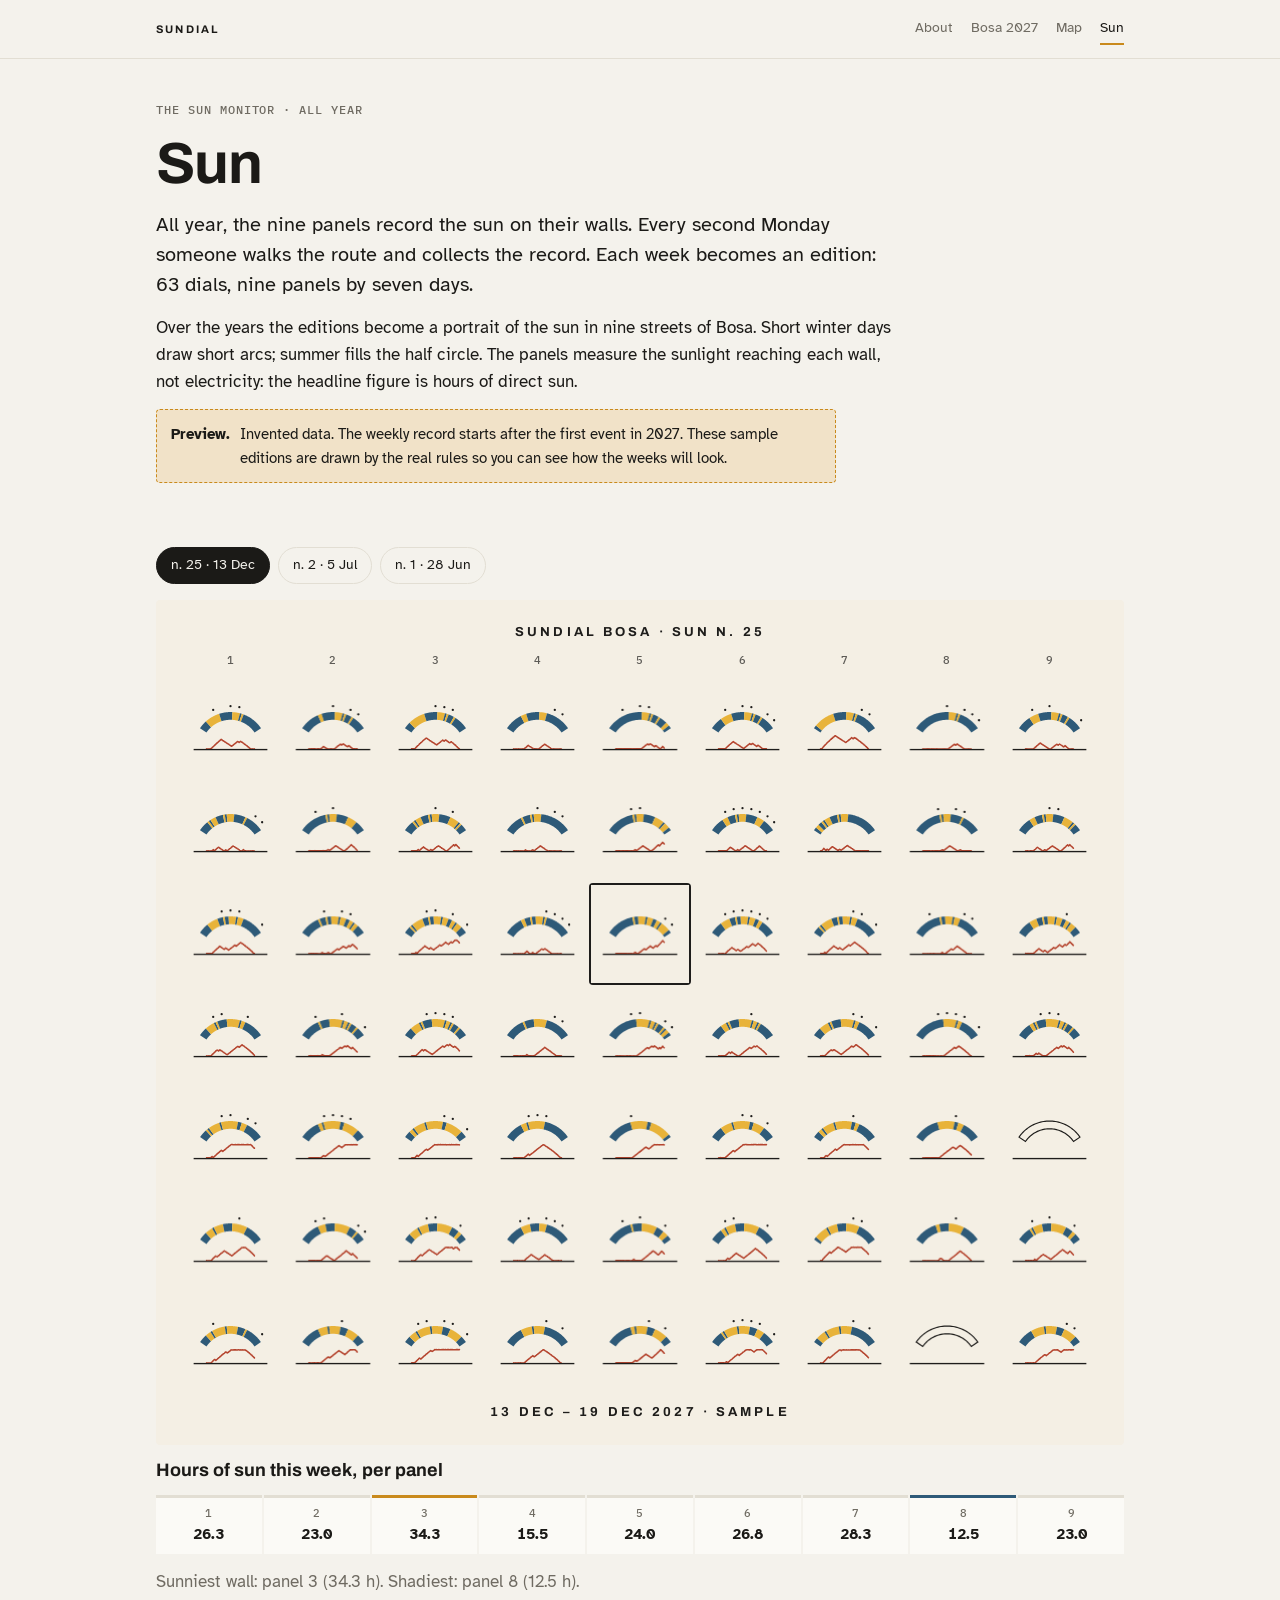
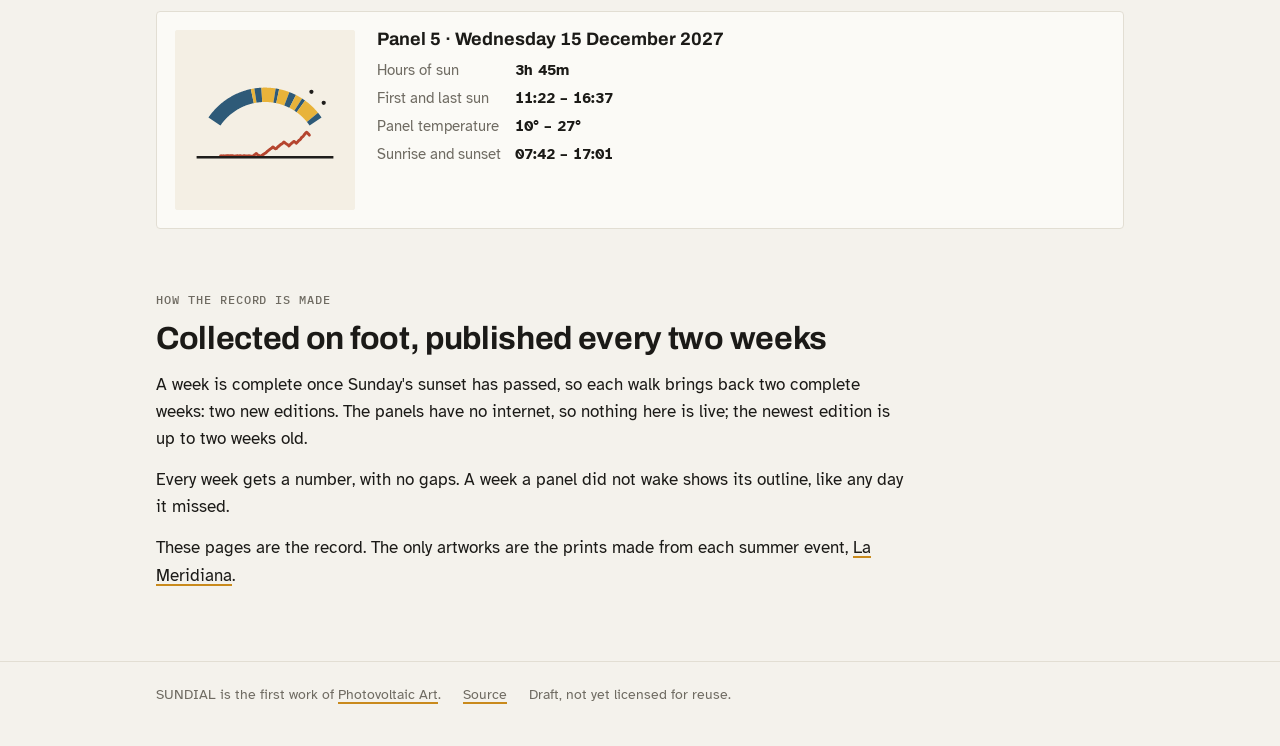
<file: docs/sun.html>
<!doctype html>
<html lang="en">
<head>
<meta charset="utf-8">
<meta name="viewport" content="width=device-width, initial-scale=1, viewport-fit=cover">
<title>SUNDIAL Bosa · Sun</title>
<meta name="claude:viewport-fit-sides" content="cover">
<meta name="description" content="Sun: the sun on nine walls of Bosa, all year, published weekly as 63 dials.">
<link rel="preconnect" href="https://fonts.googleapis.com">
<link rel="stylesheet" href="https://fonts.googleapis.com/css2?family=Archivo:wght@500;700&family=Atkinson+Hyperlegible:ital,wght@0,400;0,700;1,400&family=IBM+Plex+Mono:wght@500&display=swap">
<link rel="stylesheet" href="assets/site.css?v=20261030b">
</head>
<body>
<header class="top"><div class="wrap">
  <a class="brand" href="index.html">SUNDIAL</a>
  <nav aria-label="Site">
    <a href="index.html">About</a>
    <a href="bosa.html">Bosa 2027</a>
    <a href="map.html">Map</a>
    <a href="sun.html" aria-current="page">Sun</a>
  </nav>
</div></header>

<main class="wrap">

  <section class="col">
    <span class="eyebrow">The sun monitor · all year</span>
    <h1>Sun</h1>
    <p class="lede">All year, the nine panels record the sun on their walls. Every second Monday someone walks the route and collects the record. Each week becomes an edition: 63 dials, nine panels by seven days.</p>
    <p>Over the years the editions become a portrait of the sun in nine streets of Bosa. Short winter days draw short arcs; summer fills the half circle. The panels measure the sunlight reaching each wall, not electricity: the headline figure is hours of direct sun.</p>
    <div class="preview" role="note"><b>Preview.</b><span>Invented data. The weekly record starts after the first event in 2027. These sample editions are drawn by the real rules so you can see how the weeks will look.</span></div>
  </section>

  <section>
    <div class="tabs" role="group" aria-label="Editions" id="tabs"></div>
    <div class="sheet">
      <div class="head" id="edHead"></div>
      <div class="axislab" aria-hidden="true"><span>1</span><span>2</span><span>3</span><span>4</span><span>5</span><span>6</span><span>7</span><span>8</span><span>9</span></div>
      <div class="grid" id="sheet"></div>
      <div class="foot" id="edFoot"></div>
    </div>
    <div class="col" style="max-width:none">
      <h3>Hours of sun this week, per panel</h3>
      <div class="week" id="week"></div>
      <p class="mute" id="weekNote"></p>
    </div>
    <div class="detail" id="detail" aria-live="polite"></div>
  </section>

  <section class="col">
    <span class="eyebrow">How the record is made</span>
    <h2>Collected on foot, published every two weeks</h2>
    <p>A week is complete once Sunday's sunset has passed, so each walk brings back two complete weeks: two new editions. The panels have no internet, so nothing here is live; the newest edition is up to two weeks old.</p>
    <p>Every week gets a number, with no gaps. A week a panel did not wake shows its outline, like any day it missed.</p>
    <p>These pages are the record. The only artworks are the prints made from each summer event, <a href="bosa.html">La Meridiana</a>.</p>
  </section>
</main>

<footer><div class="wrap">
  <span>SUNDIAL is the first work of <a href="https://photovoltaic-art.github.io/PVA/">Photovoltaic Art</a>.</span>
  <a href="https://github.com/photovoltaic-art/SUNDIAL">Source</a>
  <span>Draft, not yet licensed for reuse.</span>
</div></footer>

<script src="assets/dial.js?v=20261030"></script>
<script>
  // Sample editions. Sun n. 1 is the first full week after the 2027 event.
  const EDITIONS = [
    { n: 25, start: '2027-12-13', week: '2027-W50' },
    { n: 2,  start: '2027-07-05', week: '2027-W27' },
    { n: 1,  start: '2027-06-28', week: '2027-W26' },
  ];
  const $ = s => document.querySelector(s);
  const detail = $('#detail');

  function show({ d, p, day }) {
    const f = figures(day);
    detail.innerHTML = `<div class="dialbox"><canvas></canvas></div><div>
      <h3>Panel ${p} · ${longDate(d)}</h3>
      ${f ? `<dl>
        <dt>Hours of sun</dt><dd>${hm(f.hours * 3600)}</dd>
        <dt>First and last sun</dt><dd>${f.first} – ${f.last}</dd>
        <dt>Panel temperature</dt><dd>${f.tmin.toFixed(0)}° – ${f.tmax.toFixed(0)}°</dd>
        <dt>Sunrise and sunset</dt><dd>${hhmm(day.rise)} – ${hhmm(day.set)}</dd></dl>`
      : `<p>The panel did not wake this day, or its record was lost.</p>`}
    </div>`;
    const cv = detail.querySelector('canvas'); cv.dataset.day = d; cv.__day = day;
    requestAnimationFrame(() => draw(cv, day));
  }

  function open(ed) {
    document.querySelectorAll('#tabs button').forEach(b => b.setAttribute('aria-pressed', String(+b.dataset.n === ed.n)));
    const end = addDays(ed.start, 6);
    $('#edHead').textContent = `SUNDIAL Bosa · Sun n. ${ed.n}`;
    $('#edFoot').textContent = `${shortDate(ed.start)} – ${shortDate(end)} 2027 · sample`;
    const all = buildSheet($('#sheet'), ed.start, { visitors: 'sole' }, show);
    const tot = Array(9).fill(0);
    all.forEach(x => { const f = figures(x.day); if (f) tot[x.p - 1] += f.hours; });
    const hi = Math.max(...tot), lo = Math.min(...tot);
    $('#week').innerHTML = tot.map((h, i) =>
      `<div class="${h === hi ? 'hi' : h === lo ? 'lo' : ''}"><span>${i + 1}</span><b>${h.toFixed(1)}</b></div>`).join('');
    $('#weekNote').textContent = `Sunniest wall: panel ${tot.indexOf(hi) + 1} (${hi.toFixed(1)} h). Shadiest: panel ${tot.indexOf(lo) + 1} (${lo.toFixed(1)} h).`;
    const first = all[22]; first.b.setAttribute('aria-pressed', 'true'); show(first);
  }

  $('#tabs').innerHTML = EDITIONS.map(e =>
    `<button type="button" data-n="${e.n}" aria-pressed="false">n. ${e.n} · ${shortDate(e.start)}</button>`).join('');
  document.querySelectorAll('#tabs button').forEach(b => b.onclick = () => open(EDITIONS.find(e => e.n === +b.dataset.n)));
  open(EDITIONS[0]);
</script>
</body>
</html>
</file>
<file: docs/assets/site.css>
/* SUNDIAL website — shared styles.
   Layout: one reading column (about 68ch) with wide figures; dials always keep their own print paper.
   Colours are the print's inks; the page ground follows the viewer's theme. */
:root{
  --bg:#f4f2ec; --fg:#1b1a17; --mute:#6f6b62; --faint:#e2ded3; --raise:#fbfaf6;
  --ochre:#c98a1c; --ochre-soft:rgba(224,154,43,.18); --red:#b5452f; --blue:#2e5a78; --ink:#1e1d1b;
  --display:"Archivo","Helvetica Neue",Arial,sans-serif;
  --body:"Atkinson Hyperlegible",system-ui,-apple-system,sans-serif;
  --mono:"IBM Plex Mono",ui-monospace,Menlo,monospace;
}
@media (prefers-color-scheme: dark){:root:not([data-theme="light"]){
  --bg:#121110; --fg:#ebe7de; --mute:#a19c91; --faint:#2c2a26; --raise:#1b1a18;
  --ochre:#f0a838; --ochre-soft:rgba(240,168,56,.16); --red:#e0735c; --blue:#7fa3c0; --ink:#ebe7de; color-scheme:dark}}
:root[data-theme="dark"]{
  --bg:#121110; --fg:#ebe7de; --mute:#a19c91; --faint:#2c2a26; --raise:#1b1a18;
  --ochre:#f0a838; --ochre-soft:rgba(240,168,56,.16); --red:#e0735c; --blue:#7fa3c0; --ink:#ebe7de; color-scheme:dark}

*{box-sizing:border-box}
[hidden]{display:none!important}
body{margin:0;background:var(--bg);color:var(--fg);font:17px/1.6 var(--body)}
a{color:inherit;text-decoration-color:var(--ochre);text-decoration-thickness:2px;text-underline-offset:3px}
a:hover{color:var(--ochre)}
:focus-visible{outline:2px solid var(--ochre);outline-offset:3px}

.wrap{max-width:1000px;margin:0 auto;
  padding-left:max(16px,env(safe-area-inset-left,0px));padding-right:max(16px,env(safe-area-inset-right,0px))}

/* top bar, like the map's */
.top{border-bottom:1px solid var(--faint);background:var(--bg);position:sticky;top:env(safe-area-inset-top,0px);z-index:5}
body::before{content:"";position:fixed;inset:0 0 auto;height:env(safe-area-inset-top,0px);z-index:10;background:var(--bg)}
.top .wrap{display:flex;flex-wrap:wrap;align-items:center;gap:6px 22px;padding-block:13px}
.brand{font:700 11px/1 var(--display);letter-spacing:.2em;text-transform:uppercase;text-decoration:none;margin-right:auto}
.brand:hover{color:inherit}
.top nav{display:flex;gap:18px;font-size:14px}
.top nav a{text-decoration:none;color:var(--mute);padding:4px 0;border-bottom:2px solid transparent}
.top nav a[aria-current]{color:var(--fg);border-color:var(--ochre)}
.top nav a:hover{color:var(--fg)}

main{display:grid;gap:64px;padding-block:44px 72px}
section{display:grid;gap:16px}
.col{max-width:68ch;display:grid;gap:14px}
.eyebrow{font:500 12px/1.2 var(--mono);letter-spacing:.08em;text-transform:uppercase;color:var(--mute)}
h1,h2,h3{font-family:var(--display);margin:0;text-wrap:balance;line-height:1.1}
h1{font-size:clamp(34px,6vw,58px);font-weight:700;letter-spacing:-.015em}
h2{font-size:clamp(24px,3.4vw,32px);font-weight:700;letter-spacing:-.01em}
h3{font-size:18px;font-weight:700}
p{margin:0}
.lede{font-size:20px;line-height:1.5}
.mute{color:var(--mute)}
.motto{font-style:italic;color:var(--mute)}
.num{font-variant-numeric:tabular-nums}

.preview{display:flex;gap:10px;align-items:flex-start;padding:12px 14px;border:1px dashed var(--ochre);
  background:var(--ochre-soft);border-radius:4px;font-size:15px;max-width:68ch}
.preview b{white-space:nowrap}

/* hero with a dial */
.hero{display:grid;grid-template-columns:minmax(0,1.15fr) minmax(0,1fr);gap:40px;align-items:center}
.hero figure{margin:0;display:grid;gap:10px}
@media (max-width:760px){.hero{grid-template-columns:1fr}}
.dialbox{background:#F4EFE4;border-radius:4px;aspect-ratio:1;max-width:100%;overflow:hidden}
.dialbox canvas{display:block;width:100%;height:100%}
figcaption{font-size:14px;color:var(--mute)}

/* three layers */
.three{display:grid;grid-template-columns:repeat(3,minmax(0,1fr));gap:28px;counter-reset:l}
@media (max-width:760px){.three{grid-template-columns:1fr}}
.three div{display:grid;gap:8px;align-content:start;border-top:2px solid var(--fg);padding-top:14px}
.three .k{font:500 12px var(--mono);letter-spacing:.06em;text-transform:uppercase;color:var(--mute)}

/* key to the dial */
.key{list-style:none;margin:0;padding:0;display:grid;gap:12px}
.key li{display:grid;grid-template-columns:36px minmax(0,1fr);gap:12px;align-items:center}
.sw{height:14px;border-radius:2px}
.sw.o{background:#E8B33A}.sw.b{background:#2E5A78}.sw.r{height:4px;background:#B5452F;border-radius:2px}
.sw.k{height:4px;background:var(--fg)}
.sw.d{width:12px;height:12px;border-radius:50%;background:var(--fg);justify-self:center}
.sw.x{height:14px;border:2px solid var(--fg);background:transparent}

/* diagram */
.scroll{overflow-x:auto;border-top:1px solid var(--faint);border-bottom:1px solid var(--faint)}
.diagram{display:block;width:100%;min-width:760px;height:auto}
.diagram text{font-family:var(--body);fill:var(--fg)}
.diagram .bandbg{fill:var(--faint);opacity:.55}
.diagram .bandlab{font:500 11px var(--mono);letter-spacing:.08em;fill:var(--mute)}
.diagram .box{fill:var(--raise);stroke:var(--fg);stroke-width:1.4}
.diagram .t{font-weight:700;font-size:13.5px}
.diagram .s{font-size:11.5px;fill:var(--mute)}
.diagram .m{font:500 12px var(--mono)}
.diagram .vis{stroke:var(--ochre);stroke-width:2.4;fill:none}
.diagram .adm{stroke:var(--blue);stroke-width:2;fill:none;stroke-dasharray:2 4;stroke-linecap:round}
.diagram .tv{fill:var(--ochre);font-size:12px}.diagram .ta{fill:var(--blue);font-size:12px}
.diagram .hv{fill:var(--ochre)}.diagram .ha{fill:var(--blue)}
.diagram .sun{fill:var(--ochre);fill-opacity:.2;stroke:var(--ochre);stroke-width:1.4}
.lines{display:flex;flex-wrap:wrap;gap:8px 24px;font-size:14px}
.lines span{display:inline-flex;align-items:center;gap:8px}
.lines i{width:34px;border-top:3px solid var(--ochre)}
.lines i.a{border-top-style:dotted;border-color:var(--blue)}

/* steps */
.steps{margin:0;padding:0;list-style:none;display:grid;gap:14px;counter-reset:s;max-width:68ch}
.steps li{display:grid;grid-template-columns:34px minmax(0,1fr);gap:12px;counter-increment:s}
.steps li::before{content:counter(s);font:700 15px/1 var(--display);width:28px;height:28px;border-radius:50%;
  border:1.5px solid var(--fg);display:grid;place-items:center;margin-top:1px}

/* facts */
.facts{display:grid;grid-template-columns:repeat(auto-fit,minmax(200px,1fr));gap:2px;background:var(--faint);border:1px solid var(--faint)}
.facts div{background:var(--bg);padding:14px 16px;display:grid;gap:4px;align-content:start}
.facts .k{font:500 11px var(--mono);letter-spacing:.08em;text-transform:uppercase;color:var(--mute)}

/* sheets of dials: nine panels across, seven days down */
.sheet{background:#F4EFE4;color:#1E1D1B;padding:clamp(10px,2.4vw,26px);border-radius:4px;display:grid;gap:clamp(6px,1.4vw,14px)}
.sheet .head,.sheet .foot{font:700 clamp(9px,1.4vw,13px)/1 var(--display);letter-spacing:.24em;text-transform:uppercase;text-align:center}
.grid{display:grid;grid-template-columns:repeat(9,minmax(0,1fr));gap:clamp(1px,.5vw,5px)}
.grid button{all:unset;cursor:pointer;aspect-ratio:1;display:block;position:relative;border-radius:2px}
.grid button canvas{display:block;width:100%;height:100%}
.grid button:focus-visible{outline:2px solid #1E1D1B;outline-offset:1px}
.grid button[aria-pressed="true"]{box-shadow:0 0 0 2px #1E1D1B}
.axislab{display:grid;grid-template-columns:repeat(9,minmax(0,1fr));gap:clamp(1px,.5vw,5px);
  font:500 clamp(8px,1.2vw,11px) var(--mono);text-align:center;opacity:.7}

.detail{display:grid;grid-template-columns:180px minmax(0,1fr);gap:22px;align-items:start;padding:18px;
  border:1px solid var(--faint);border-radius:4px;background:var(--raise)}
@media (max-width:560px){.detail{grid-template-columns:1fr;gap:14px;padding:14px}.detail .dialbox{width:160px}.detail dl{grid-template-columns:1fr}.detail dd{margin-bottom:6px}}
.detail .dialbox{border-radius:3px}
.detail dl{margin:0;display:grid;grid-template-columns:auto minmax(0,1fr);gap:4px 14px;font-size:15px}
.detail dt{color:var(--mute)}
.detail dd{margin:0;font-variant-numeric:tabular-nums;font-weight:700}
.detail h3{margin-bottom:8px}
.book{margin:12px 0 0;padding:0;list-style:none;display:grid;gap:6px;font-size:15px}
.book li{border-left:3px solid var(--ochre);padding-left:10px}
.book cite{font-style:normal;color:var(--mute)}

.tabs{display:flex;flex-wrap:wrap;gap:8px}
.tabs button{font:inherit;font-size:14px;color:var(--fg);background:transparent;border:1px solid var(--faint);
  border-radius:99px;padding:6px 14px;cursor:pointer}
.tabs button[aria-pressed="true"]{border-color:var(--fg);background:var(--fg);color:var(--bg)}

.week{display:grid;grid-template-columns:repeat(9,minmax(0,1fr));gap:2px;font-size:13px;text-align:center}
.week div{display:grid;gap:2px;padding:8px 2px;background:var(--raise);border-top:3px solid var(--faint)}
.week div.hi{border-color:var(--ochre)} .week div.lo{border-color:var(--blue)}
.week b{font-variant-numeric:tabular-nums;font-size:15px}
.week span{color:var(--mute);font:500 11px var(--mono)}

.cta{display:inline-flex;align-items:center;gap:10px;font:700 16px var(--display);text-decoration:none;
  padding:12px 18px;border:2px solid var(--fg);border-radius:3px;width:max-content;max-width:100%}
.cta:hover{background:var(--fg);color:var(--bg)}

footer{border-top:1px solid var(--faint);font-size:14px;color:var(--mute)}
footer .wrap{display:flex;flex-wrap:wrap;gap:8px 22px;padding-block:22px 40px}

@media (prefers-reduced-motion:reduce){*{scroll-behavior:auto!important}}

/* the date-aware line, and the wall plate's "you are here" card */
.now{display:flex;flex-wrap:wrap;align-items:center;gap:6px 16px;font-size:15px;padding:10px 0 0;margin-bottom:-32px}
.now a{font-weight:700}
.disc{width:12px;height:12px;border-radius:50%;background:var(--ochre);box-shadow:0 0 0 4px var(--ochre-soft);flex:none}
.here{border:2px solid var(--fg);border-radius:4px;padding:20px;gap:12px;max-width:68ch;background:var(--raise);margin-bottom:-24px}
.go{display:flex;flex-wrap:wrap;gap:10px}
.cta.quiet{border-color:var(--faint)}

/* the sundial figure: the panel is a physical object, so its glass keeps its own colour in both themes */
.sundial-fig{display:block;width:100%;max-width:760px;min-width:560px;height:auto}
.sundial-fig .sd-t,.sundial-fig .sd-m{font-family:var(--body)}
.sundial-fig text{font-family:var(--body);fill:var(--fg)}
.sundial-fig .sd-t{font-size:5.2px;font-weight:700}
.sundial-fig .sd-m{font-size:4.4px;fill:var(--mute)}
.sundial-fig .sd-frame{fill:#1d2433;stroke:var(--faint);stroke-width:.4}
.sundial-fig .sd-glass{fill:#26324a}
.sundial-fig .sd-line{stroke:#f2efe8;stroke-width:.45}
.sundial-fig .sd-mark{stroke:#e8b33a;stroke-width:1.3}
.sundial-fig .sd-gnomon{stroke:#b9bec6;stroke-width:1.6;stroke-linecap:round}
.sundial-fig .sd-shadow{stroke:#000;stroke-opacity:.6;stroke-width:1.6;stroke-linecap:round}
.sundial-fig .sd-ray{stroke:var(--ochre);stroke-width:.5;stroke-dasharray:2 1.4}
.sundial-fig .sd-wall{fill:var(--faint)}

.readdial{display:grid;gap:20px}
</file>
